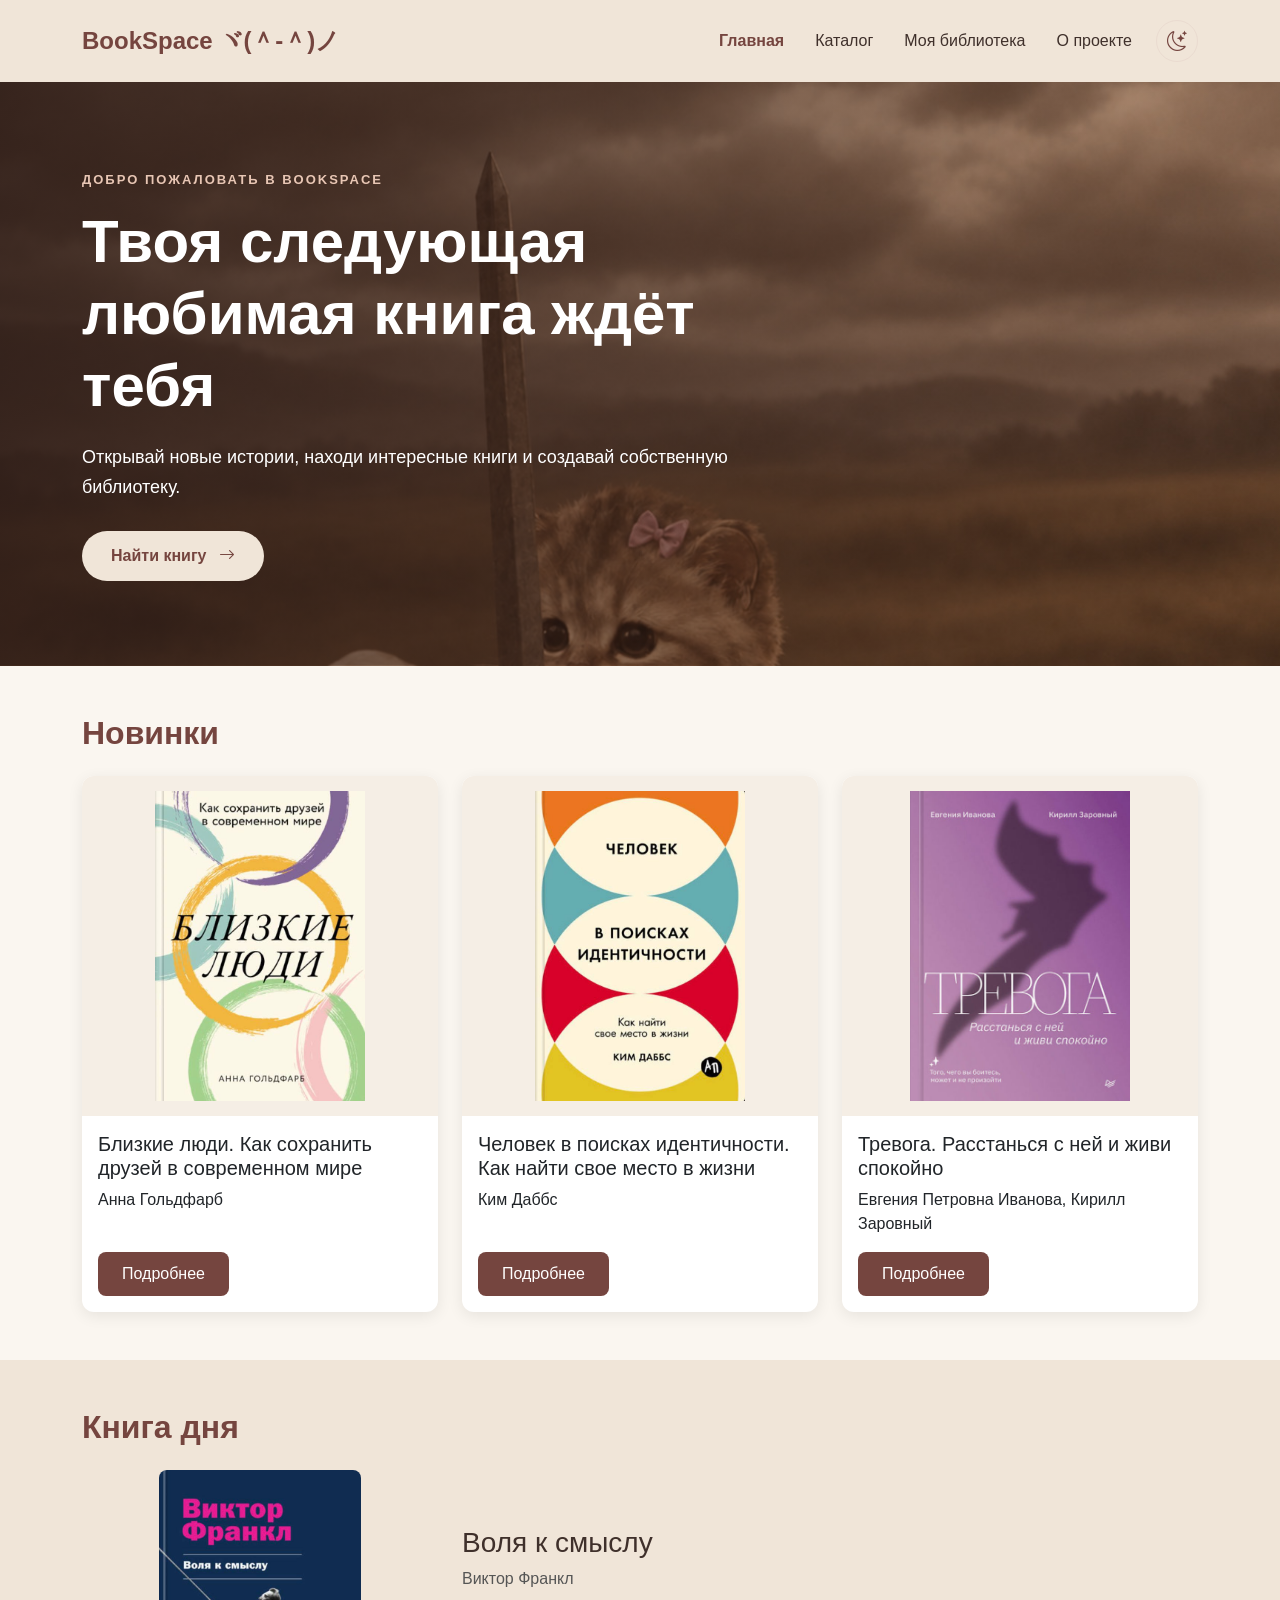
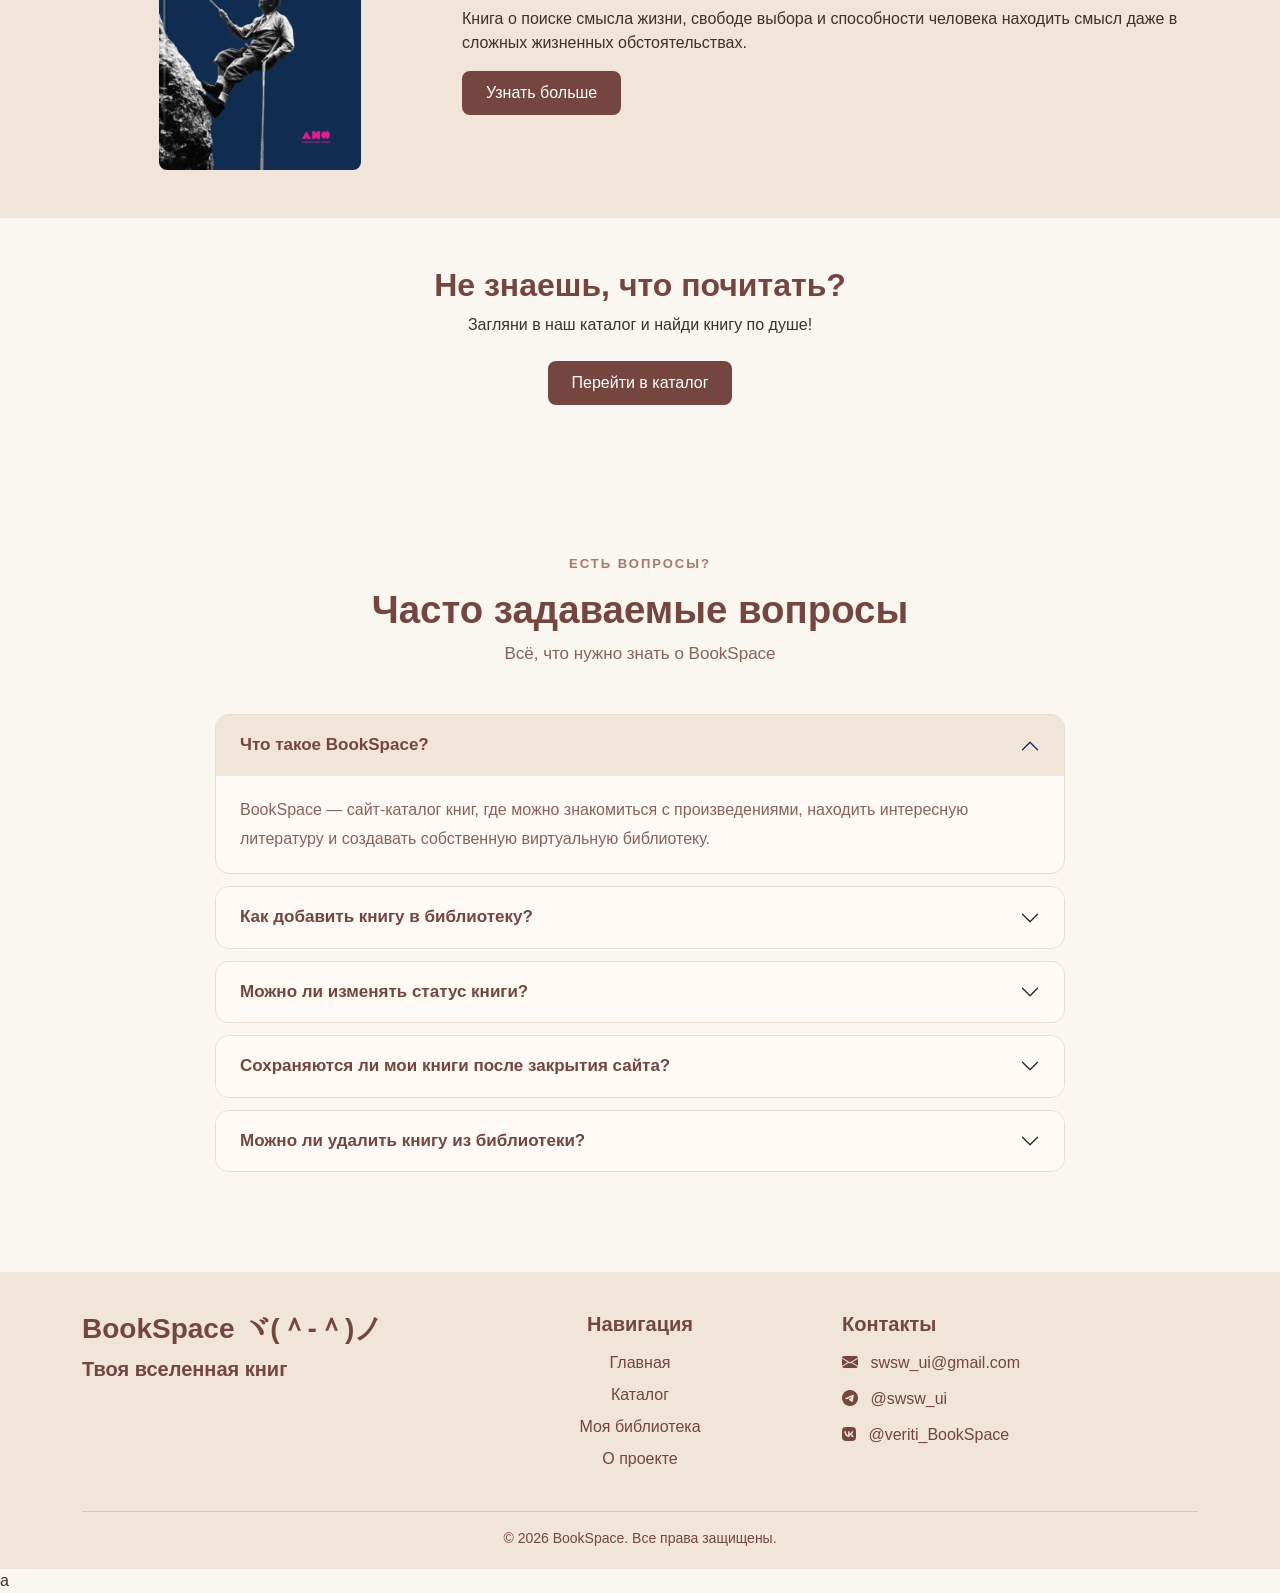
<file: index.html>
<!DOCTYPE html>
<html lang="ru">
<head>
    <meta charset="UTF-8">
    <meta name="viewport" content="width=device-width, initial-scale=1.0">
    <title>Главная — BookSpace</title>

    <!-- подключает стили Bootstrap: сетку, кнопки, карточки, навигационное меню, формы и другие компоненты -->
    <link
        href="https://cdn.jsdelivr.net/npm/bootstrap@5.3.3/dist/css/bootstrap.min.css"
        rel="stylesheet"
    >

    <link rel="stylesheet" href="https://cdn.jsdelivr.net/npm/bootstrap-icons@1.11.3/font/bootstrap-icons.min.css">


    <link rel="stylesheet" href="https://cdnjs.cloudflare.com/ajax/libs/font-awesome/6.7.2/css/all.min.css">


    <!-- подключаем собственные стили -->
    <link rel="stylesheet" href="css/custom.css">
</head>

<body>

    <!-- Навигация -->
    <nav class="navbar navbar-expand-lg navbar-light sticky-top">
        <div class="container">
            <a class="navbar-brand fw-bold" href="index.html">
                BookSpace ヾ(＾-＾)ノ
            </a>

            <button
                class="navbar-toggler"
                type="button"
                data-bs-toggle="collapse"
                data-bs-target="#mainNavbar"
                aria-controls="mainNavbar"
                aria-expanded="false"
                aria-label="Открыть меню"
            >
                <span class="navbar-toggler-icon"></span>
            </button>

            <div class="collapse navbar-collapse" id="mainNavbar">
                <ul class="navbar-nav ms-auto">
                    <li class="nav-item">
                        <a class="nav-link active"
                           aria-current="page"
                           href="index.html">
                            Главная
                        </a>
                    </li>

                    <li class="nav-item">
                        <a class="nav-link" href="catalog.html">
                            Каталог
                        </a>
                    </li>

                    <li class="nav-item">
                        <a class="nav-link" href="library.html">
                            Моя библиотека
                        </a>
                    </li>

                    <li class="nav-item">
                        <a class="nav-link" href="about.html">
                            О проекте
                        </a>
                    </li>
                </ul>

                <!-- Переключатель темы -->
                <button
                    type="button"
                    class="btn theme-toggle ms-lg-3"
                    id="themeToggle"
                    aria-label="Переключить тему"
                    title="Переключить тему"
                >
                    <i class="bi bi-moon-stars"></i>
                </button>

            </div>
        </div>
    </nav>


    <!-- Приветственный блок -->
    <header class="home-banner page-banner">
        <div class="container">
            <div class="page-banner-content">
                <span class="page-banner-label">
                    ДОБРО ПОЖАЛОВАТЬ В BOOKSPACE
                </span>

                <h1>
                    Твоя следующая любимая книга
                    ждёт тебя
                </h1>

                <p>
                    Открывай новые истории, находи
                    интересные книги и создавай
                    собственную библиотеку.
                </p>

                <a href="catalog.html" class="btn home-banner-btn">
                    Найти книгу
                    <i class="bi bi-arrow-right ms-2"></i>
                </a>
            </div>
        </div>
    </header>


    <main>

        <!-- Новинки -->
        <section class="py-5">
            <div class="container">

                <h2 class="section-title mb-4">
                    Новинки
                </h2>

                <div class="row g-4">

                    <div class="col-12 col-sm-6 col-lg-4">
                        <div class="card book-card h-100">
                            <img
                                src="images/blizkie_ludi.jpg"
                                class="card-img-top"
                                alt="Близкие люди. Как сохранить друзей в современном мире"
                            >

                            <div class="card-body">
                                <h3 class="card-title h5">
                                    Близкие люди. Как сохранить друзей в современном мире
                                </h3>

                                <p class="card-text">
                                    Анна Гольдфарб
                                </p>

                                <!--
                                <p class="book-rating">
                                    ★★★★★
                                </p>
                                -->

                                <a href="book.html?id=blizkie_ludi" class="btn btn-book">
                                    Подробнее
                                </a>
                            </div>
                        </div>
                    </div>

                    <div class="col-12 col-sm-6 col-lg-4">
                        <div class="card book-card h-100">
                            <img
                                src="images/chelovek_v_poiskah_identichnosti.jpg"
                                class="card-img-top"
                                alt="Человек в поисках идентичности. Как найти свое место в жизни"
                            >

                            <div class="card-body">
                                <h3 class="card-title h5">
                                    Человек в поисках идентичности. Как найти свое место в жизни
                                </h3>

                                <p class="card-text">
                                    Ким Даббс
                                </p>

                                <!--
                                <p class="book-rating">
                                    ★★★★★
                                </p>
                                -->

                                <a href="book.html?id=chelovek_v_poiskah_identichnosti" class="btn btn-book">
                                    Подробнее
                                </a>
                            </div>
                        </div>
                    </div>

                    <div class="col-12 col-sm-6 col-lg-4">
                        <div class="card book-card h-100">
                            <img
                                src="images/trevoga.jpg"
                                class="card-img-top"
                                alt="Тревога. Расстанься с ней и живи спокойно"
                            >

                            <div class="card-body">
                                <h3 class="card-title h5">
                                    Тревога. Расстанься с ней и живи спокойно
                                </h3>

                                <p class="card-text">
                                    Евгения Петровна Иванова, Кирилл Заровный
                                </p>

                                <!--
                                <p class="book-rating">
                                    ★★★★☆
                                </p>
                                -->

                                <a href="book.html?id=trevoga" class="btn btn-book">
                                    Подробнее
                                </a>
                            </div>
                        </div>
                    </div>

                </div>
            </div>
        </section>

        
        <!-- Книга дня -->
        <section class="py-5 book-of-day">
            <div class="container">

                <h2 class="section-title mb-4">
                    Книга дня
                </h2>

                <div class="row align-items-center g-4">

                    <div class="col-12 col-md-4 text-center">
                        <img
                            src="images/volya_k_smslu.jpg"
                            class="img-fluid day-cover rounded-3"
                            alt="Воля к смыслу"
                        >
                    </div>

                    <div class="col-12 col-md-8">
                        <h3>Воля к смыслу</h3>

                        <p class="text-muted">
                            Виктор Франкл
                        </p>

                        <p>
                            Книга о поиске смысла жизни,
                            свободе выбора и способности
                            человека находить смысл даже
                            в сложных жизненных обстоятельствах.
                        </p>

                        <a
                            href="book.html?id=volya_k_smslu"
                            class="btn btn-book"
                        >
                            Узнать больше
                        </a>
                    </div>

                </div>
            </div>
        </section>


        <!-- Переход в каталог -->
        <section class="py-5 text-center">
            <div class="container">
                <h2 class="section-title">
                    Не знаешь, что почитать?
                </h2>

                <p class="mb-4">
                    Загляни в наш каталог и найди
                    книгу по душе!
                </p>

                <a href="catalog.html" class="btn btn-book">
                    Перейти в каталог
                </a>
            </div>
        </section>

    </main>

    <!-- Часто задаваемые вопросы -->
    <section class="faq-section py-5" id="faq">
        <div class="container">

            <div class="text-center mb-5">
                <span class="faq-label">ЕСТЬ ВОПРОСЫ?</span>
                <h2 class="faq-title">Часто задаваемые вопросы</h2>
                <p class="faq-subtitle">
                    Всё, что нужно знать о BookSpace
                </p>
            </div>

            <div class="accordion faq-accordion" id="faqAccordion">

                <div class="accordion-item">
                    <h3 class="accordion-header">
                        <button class="accordion-button"
                                type="button"
                                data-bs-toggle="collapse"
                                data-bs-target="#faqOne"
                                aria-expanded="true"
                                aria-controls="faqOne">
                            Что такое BookSpace?
                        </button>
                    </h3>
                    <div id="faqOne"
                        class="accordion-collapse collapse show"
                        data-bs-parent="#faqAccordion">
                        <div class="accordion-body">
                            BookSpace — сайт-каталог книг, где можно
                            знакомиться с произведениями, находить
                            интересную литературу и создавать
                            собственную виртуальную библиотеку.
                        </div>
                    </div>
                </div>

                <div class="accordion-item">
                    <h3 class="accordion-header">
                        <button class="accordion-button collapsed"
                                type="button"
                                data-bs-toggle="collapse"
                                data-bs-target="#faqTwo"
                                aria-expanded="false"
                                aria-controls="faqTwo">
                            Как добавить книгу в библиотеку?
                        </button>
                    </h3>
                    <div id="faqTwo"
                        class="accordion-collapse collapse"
                        data-bs-parent="#faqAccordion">
                        <div class="accordion-body">
                            Открой каталог, выбери книгу и нажми
                            «Подробнее». На странице книги выбери
                            статус чтения и нажми
                            «Добавить в библиотеку».
                        </div>
                    </div>
                </div>

                <div class="accordion-item">
                    <h3 class="accordion-header">
                        <button class="accordion-button collapsed"
                                type="button"
                                data-bs-toggle="collapse"
                                data-bs-target="#faqThree"
                                aria-expanded="false"
                                aria-controls="faqThree">
                            Можно ли изменять статус книги?
                        </button>
                    </h3>
                    <div id="faqThree"
                        class="accordion-collapse collapse"
                        data-bs-parent="#faqAccordion">
                        <div class="accordion-body">
                            Да! В личной библиотеке можно выбрать
                            один из трёх статусов:
                            «Хочу прочитать», «Читаю» или
                            «Прочитано».
                        </div>
                    </div>
                </div>

                <div class="accordion-item">
                    <h3 class="accordion-header">
                        <button class="accordion-button collapsed"
                                type="button"
                                data-bs-toggle="collapse"
                                data-bs-target="#faqFour"
                                aria-expanded="false"
                                aria-controls="faqFour">
                            Сохраняются ли мои книги после закрытия сайта?
                        </button>
                    </h3>
                    <div id="faqFour"
                        class="accordion-collapse collapse"
                        data-bs-parent="#faqAccordion">
                        <div class="accordion-body">
                            Да, книги сохраняются в localStorage
                            браузера. Они останутся в библиотеке
                            после закрытия сайта, если данные
                            браузера не будут удалены.
                            На другом устройстве библиотека
                            автоматически не появится.
                        </div>
                    </div>
                </div>

                <div class="accordion-item">
                    <h3 class="accordion-header">
                        <button class="accordion-button collapsed"
                                type="button"
                                data-bs-toggle="collapse"
                                data-bs-target="#faqFive"
                                aria-expanded="false"
                                aria-controls="faqFive">
                            Можно ли удалить книгу из библиотеки?
                        </button>
                    </h3>
                    <div id="faqFive"
                        class="accordion-collapse collapse"
                        data-bs-parent="#faqAccordion">
                        <div class="accordion-body">
                            Да, ты можешь в любой момент удалить книгу из своей коллекции.
                            Для этого перейди в раздел «Моя библиотека» и нажми кнопку
                            «Удалить» на карточке нужной книги. После удаления книга
                            исчезнет из библиотеки, но останется доступной в каталоге,
                            поэтому при желании ты сможешь добавить её снова.
                        </div>
                    </div>
                </div>

            </div>
        </div>
    </section>


    <footer class="site-footer">
        <div class="container">
            <div class="row g-4 footer-main">

                <div class="col-12 col-md-4 footer-brand">
                    <h2 class="footer-heading">BookSpace ヾ(＾-＾)ノ</h2>
                    <p class="footer-description">Твоя вселенная книг</p>
                </div>

                <div class="col-12 col-md-4 footer-navigation">
                    <h2 class="footer-heading">Навигация</h2>

                    <ul class="list-unstyled">
                        <li><a href="index.html">Главная</a></li>
                        <li><a href="catalog.html">Каталог</a></li>
                        <li><a href="library.html">Моя библиотека</a></li>
                        <li><a href="about.html">О проекте</a></li>
                    </ul>
                </div>

                <div class="col-12 col-md-4 footer-contacts">
                    <h2 class="footer-heading">Контакты</h2>

                    <p>
                        <i class="bi bi-envelope-fill me-2" aria-hidden="true"></i>
                        <a href="mailto:swsw_ui@gmail.com">
                            swsw_ui@gmail.com
                        </a>
                    </p>

                    <p>
                        <i class="bi bi-telegram me-2" aria-hidden="true"></i>
                        <a href="https://t.me/swsw_ui"
                        target="_blank"
                        rel="noopener noreferrer">
                            @swsw_ui
                        </a>
                    </p>


                    <p>
                        <i class="fa-brands fa-vk me-2" aria-hidden="true"></i>
                        <a href="https://vk.com/ТВОЙ_ID"
                        target="_blank"
                        rel="noopener noreferrer">
                            @veriti_BookSpace
                        </a>
                    </p>

                </div>

            </div>

            <div class="footer-bottom">
                <p class="mb-0">© 2026 BookSpace. Все права защищены.</p>
            </div>
        </div>
    </footer>



    <!-- Кнопка наверх -->
    <button
        id="backToTop"
        class="back-to-top"
        type="button"
        aria-label="Вернуться наверх"
        title="Наверх"
    >
        ᐱ
    </button>


    <!-- подключает JavaScript Bootstrap, необходимый для интерактивных компонентов, например раскрывающегося меню и аккордеона FAQ -->a
    <script
        src="https://cdn.jsdelivr.net/npm/bootstrap@5.3.3/dist/js/bootstrap.bundle.min.js"
    ></script>

    <script src="js/common.js"></script>

</body>
</html>
</file>
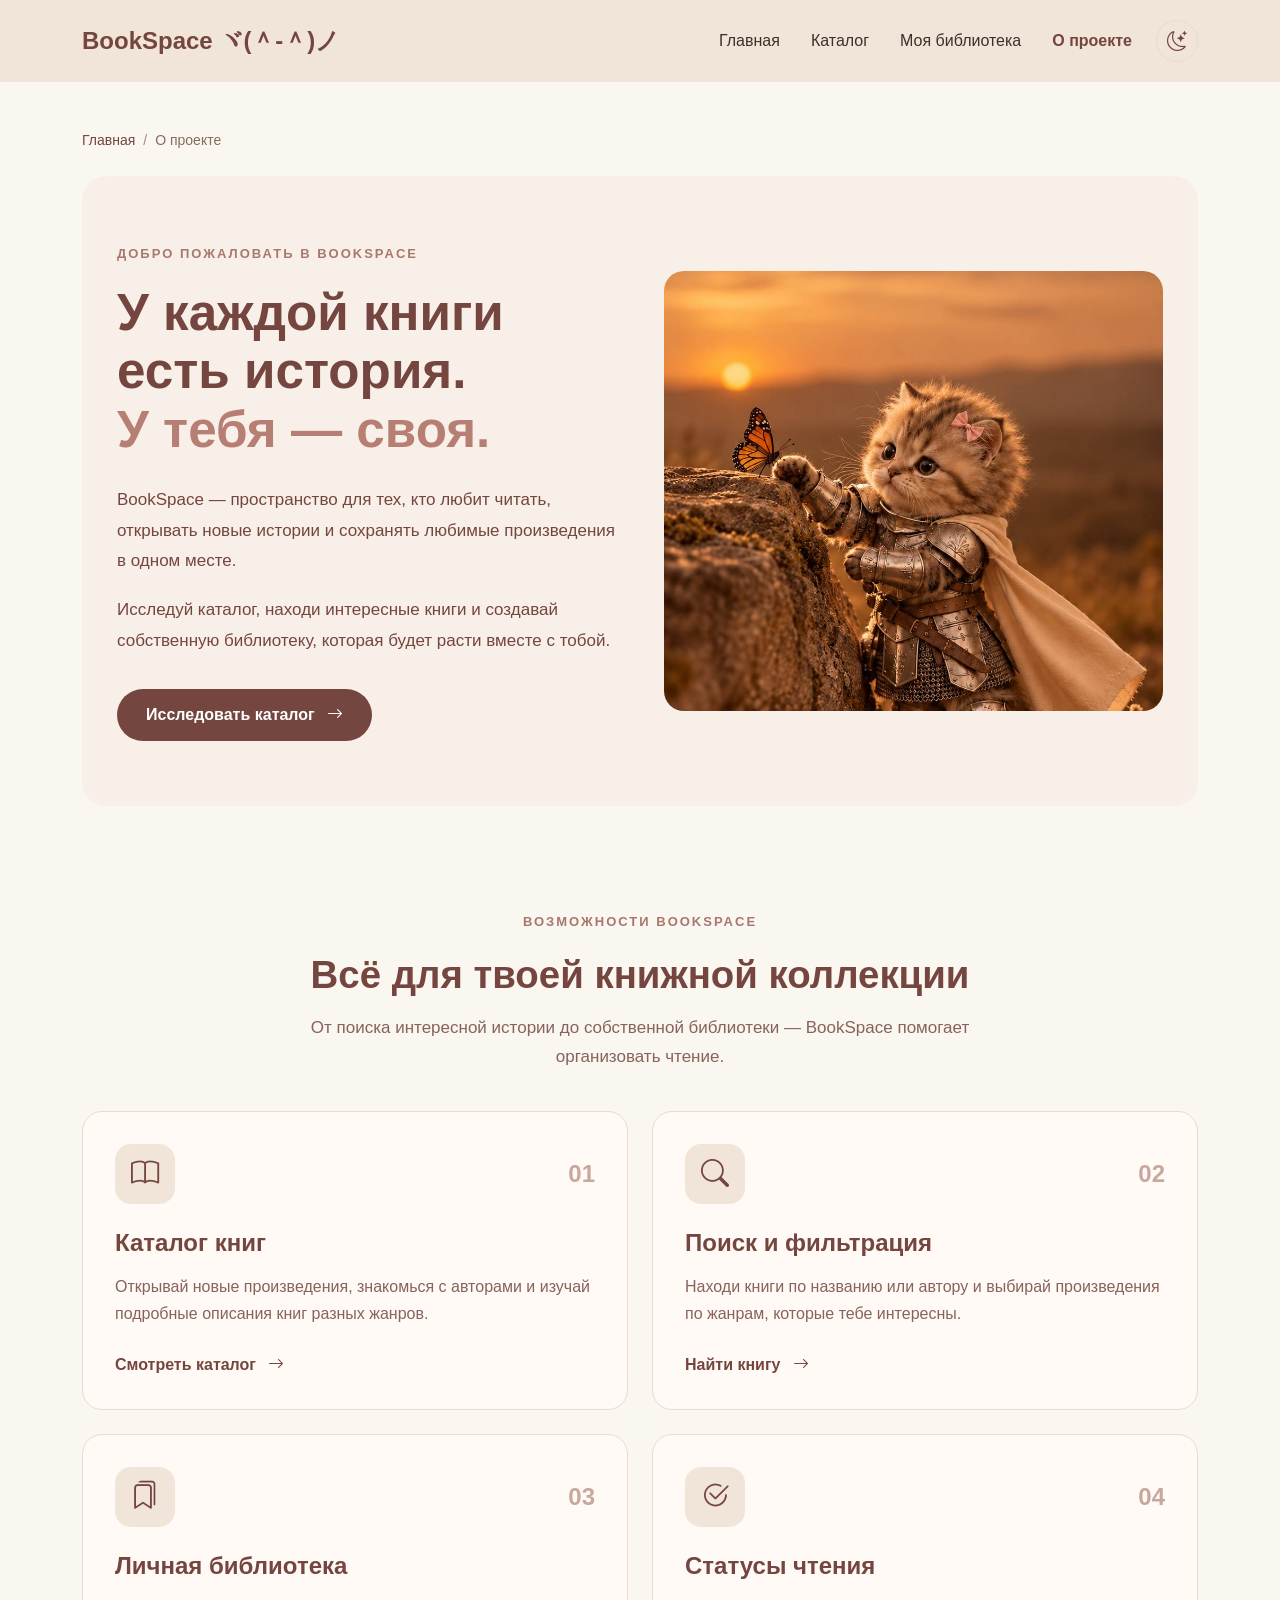
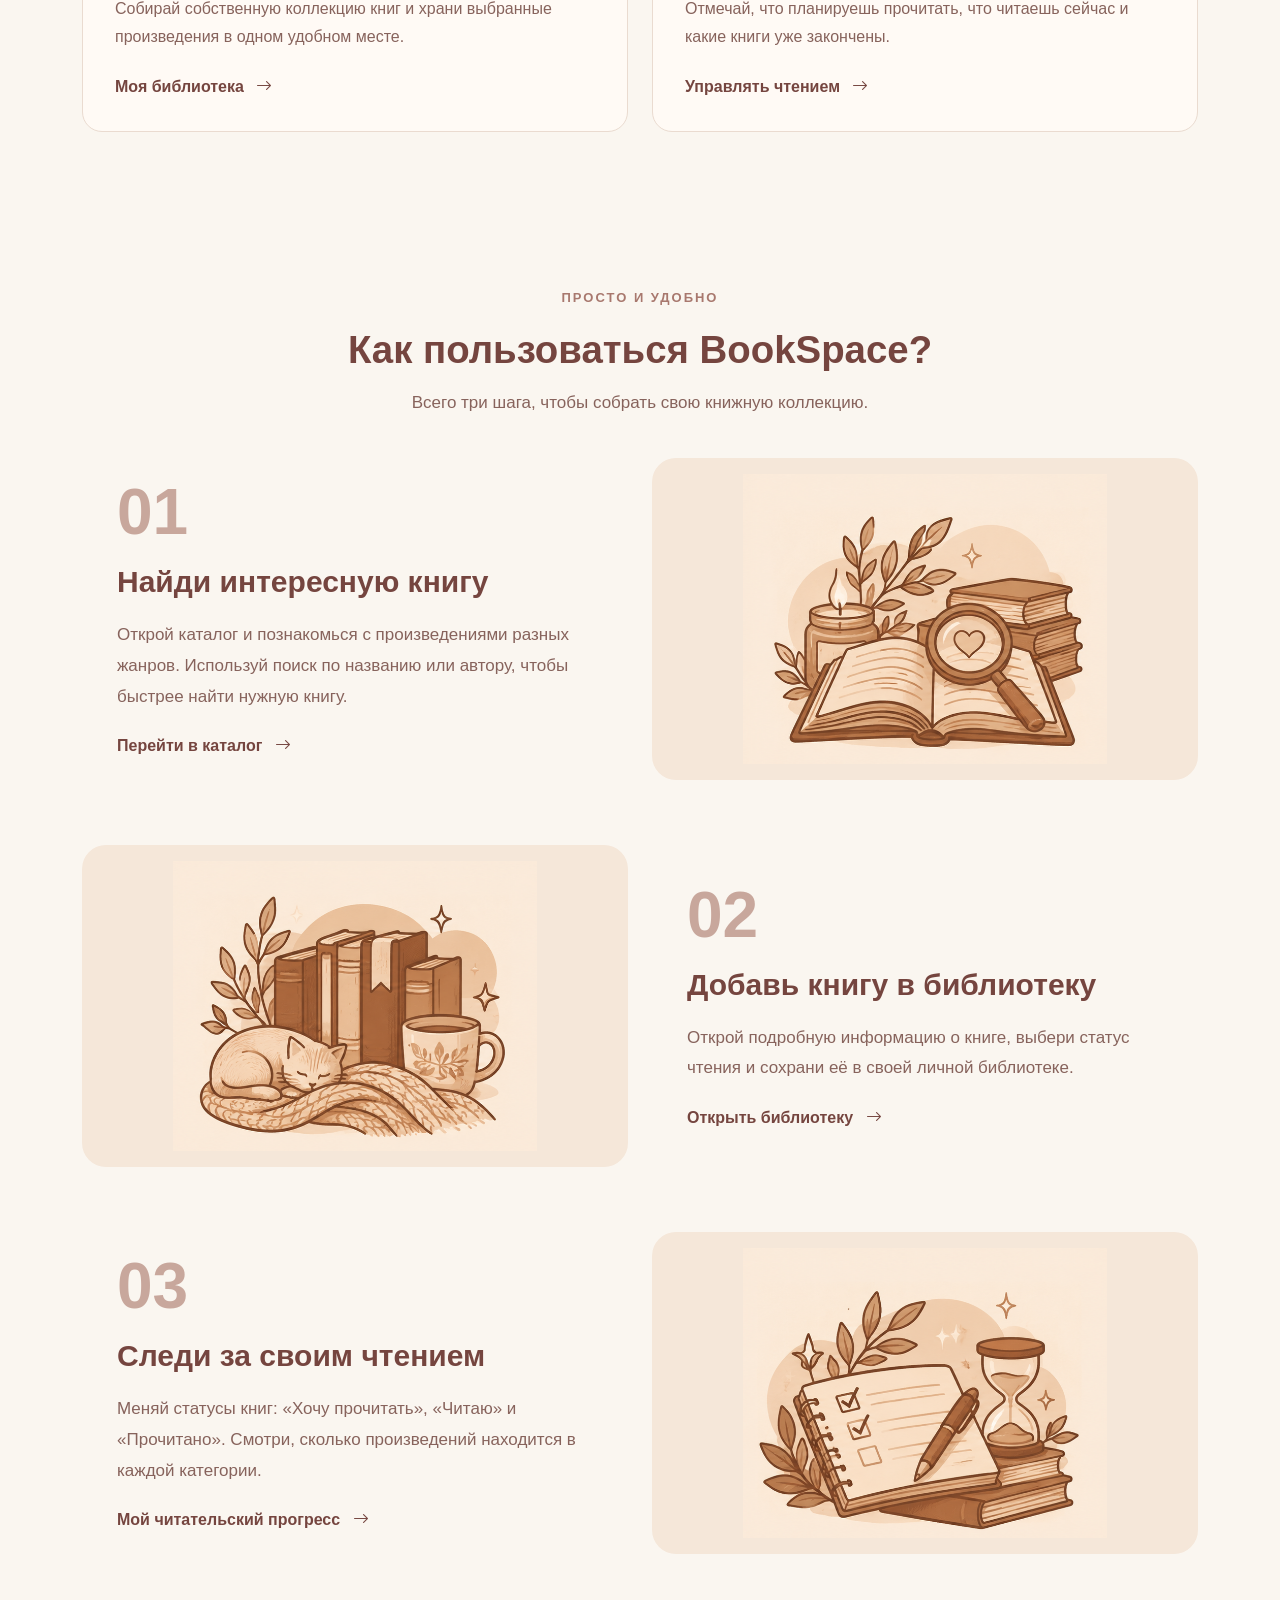
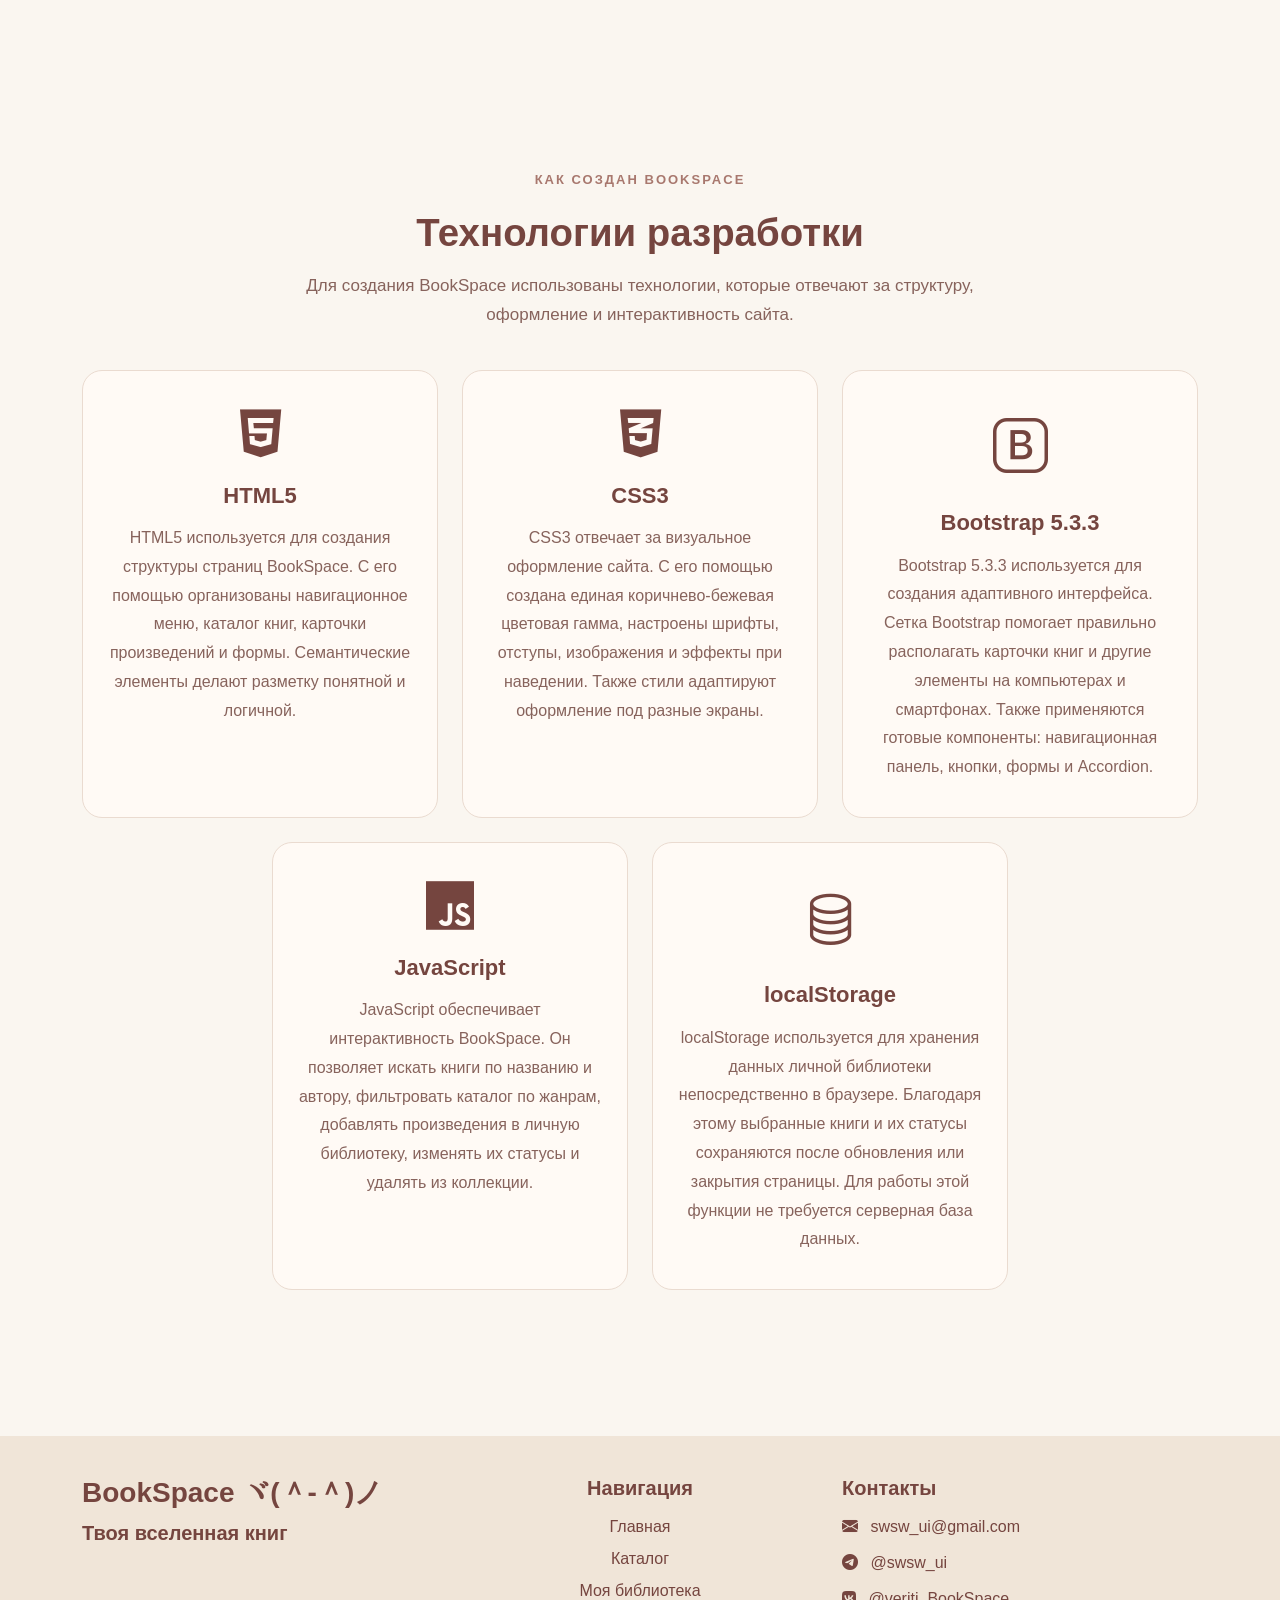
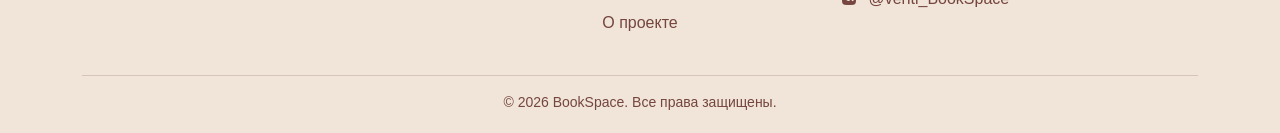
<file: about.html>
<!DOCTYPE html>
<html lang="ru">

<head>
    <meta charset="UTF-8">
    <meta name="viewport" content="width=device-width, initial-scale=1.0">

    <title>О проекте — BookSpace</title>

    <link
        href="https://cdn.jsdelivr.net/npm/bootstrap@5.3.3/dist/css/bootstrap.min.css"
        rel="stylesheet"
    >

    <link rel="stylesheet" href="https://cdn.jsdelivr.net/npm/bootstrap-icons@1.11.3/font/bootstrap-icons.min.css">

    <link rel="stylesheet" href="https://cdnjs.cloudflare.com/ajax/libs/font-awesome/6.7.2/css/all.min.css">

    <link rel="stylesheet" href="css/custom.css">
</head>

<body>

    <!-- Навигационное меню -->
    <nav class="navbar navbar-expand-lg navbar-light sticky-top">
        <div class="container">

            <a class="navbar-brand fw-bold" href="index.html">
                BookSpace ヾ(＾-＾)ノ
            </a>

            <button
                class="navbar-toggler"
                type="button"
                data-bs-toggle="collapse"
                data-bs-target="#navbarNav"
                aria-controls="navbarNav"
                aria-expanded="false"
                aria-label="Открыть меню"
            >
                <span class="navbar-toggler-icon"></span>
            </button>

            <div class="collapse navbar-collapse" id="navbarNav">
                <ul class="navbar-nav ms-auto">

                    <li class="nav-item">
                        <a class="nav-link" href="index.html">
                            Главная
                        </a>
                    </li>

                    <li class="nav-item">
                        <a class="nav-link" href="catalog.html">
                            Каталог
                        </a>
                    </li>

                    <li class="nav-item">
                        <a class="nav-link" href="library.html">
                            Моя библиотека
                        </a>
                    </li>

                    <li class="nav-item">
                        <a class="nav-link active"
                           aria-current="page"
                           href="about.html">
                            О проекте
                        </a>
                    </li>
                </ul>

                <!-- Переключатель темы -->
                <button
                    type="button"
                    class="btn theme-toggle ms-lg-3"
                    id="themeToggle"
                    aria-label="Переключить тему"
                    title="Переключить тему"
                >
                    <i class="bi bi-moon-stars"></i>
                </button>

            </div>
        </div>
    </nav>

    <!-- Основное содержимое -->
    <main class="container py-5">

        <nav aria-label="Хлебные крошки">
            <ol class="breadcrumb">
                <li class="breadcrumb-item">
                    <a href="index.html">Главная</a>
                </li>
                <li class="breadcrumb-item active" aria-current="page">
                    О проекте
                </li>
            </ol>
        </nav>


        <!-- Приветственный блок -->
        <section class="about-hero mb-5">
            <div class="row align-items-center g-5">

                <div class="col-12 col-lg-6">
                    <span class="about-label">
                        ДОБРО ПОЖАЛОВАТЬ В BOOKSPACE
                    </span>

                    <h1 class="about-title">
                        У каждой книги есть история.
                        <span>У тебя — своя.</span>
                    </h1>

                    <p class="about-intro">
                        BookSpace — пространство для тех, кто любит
                        читать, открывать новые истории и сохранять
                        любимые произведения в одном месте.
                    </p>

                    <p class="about-intro">
                        Исследуй каталог, находи интересные книги
                        и создавай собственную библиотеку,
                        которая будет расти вместе с тобой.
                    </p>

                    <a href="catalog.html" class="btn about-hero-btn">
                        Исследовать каталог
                        <i class="bi bi-arrow-right ms-2"
                        aria-hidden="true"></i>
                    </a>
                </div>

                <div class="col-12 col-lg-6">
                    <div class="about-hero-image">
                        <img
                            src="images/about-hero.jpg"
                            alt="Уютное пространство для чтения книг"
                            class="img-fluid"
                        >
                    </div>
                </div>

            </div>
        </section>



        <!-- Возможности сайта -->
        <section class="about-features mb-5">

            <div class="about-section-heading">
                <span class="about-label">ВОЗМОЖНОСТИ BOOKSPACE</span>
                <h2>Всё для твоей книжной коллекции</h2>
                <p>
                    От поиска интересной истории до собственной библиотеки —
                    BookSpace помогает организовать чтение.
                </p>
            </div>

            <div class="row g-4">

                <div class="col-12 col-md-6">
                    <div class="card about-feature-card h-100">
                        <div class="card-body">
                            <div class="about-feature-top">
                                <span class="about-feature-icon">
                                    <i class="bi bi-book" aria-hidden="true"></i>
                                </span>
                                <span class="about-feature-number">01</span>
                            </div>

                            <h3 class="h4">Каталог книг</h3>
                            <p>
                                Открывай новые произведения, знакомься
                                с авторами и изучай подробные описания
                                книг разных жанров.
                            </p>

                            <a href="catalog.html" class="about-feature-link">
                                Смотреть каталог
                                <i class="bi bi-arrow-right" aria-hidden="true"></i>
                            </a>
                        </div>
                    </div>
                </div>

                <div class="col-12 col-md-6">
                    <div class="card about-feature-card h-100">
                        <div class="card-body">
                            <div class="about-feature-top">
                                <span class="about-feature-icon">
                                    <i class="bi bi-search" aria-hidden="true"></i>
                                </span>
                                <span class="about-feature-number">02</span>
                            </div>

                            <h3 class="h4">Поиск и фильтрация</h3>
                            <p>
                                Находи книги по названию или автору
                                и выбирай произведения по жанрам,
                                которые тебе интересны.
                            </p>

                            <a href="catalog.html" class="about-feature-link">
                                Найти книгу
                                <i class="bi bi-arrow-right" aria-hidden="true"></i>
                            </a>
                        </div>
                    </div>
                </div>

                <div class="col-12 col-md-6">
                    <div class="card about-feature-card h-100">
                        <div class="card-body">
                            <div class="about-feature-top">
                                <span class="about-feature-icon">
                                    <i class="bi bi-bookmarks" aria-hidden="true"></i>
                                </span>
                                <span class="about-feature-number">03</span>
                            </div>

                            <h3 class="h4">Личная библиотека</h3>
                            <p>
                                Собирай собственную коллекцию книг
                                и храни выбранные произведения
                                в одном удобном месте.
                            </p>

                            <a href="library.html" class="about-feature-link">
                                Моя библиотека
                                <i class="bi bi-arrow-right" aria-hidden="true"></i>
                            </a>
                        </div>
                    </div>
                </div>

                <div class="col-12 col-md-6">
                    <div class="card about-feature-card h-100">
                        <div class="card-body">
                            <div class="about-feature-top">
                                <span class="about-feature-icon">
                                    <i class="bi bi-check2-circle" aria-hidden="true"></i>
                                </span>
                                <span class="about-feature-number">04</span>
                            </div>

                            <h3 class="h4">Статусы чтения</h3>
                            <p>
                                Отмечай, что планируешь прочитать,
                                что читаешь сейчас и какие книги
                                уже закончены.
                            </p>

                            <a href="library.html" class="about-feature-link">
                                Управлять чтением
                                <i class="bi bi-arrow-right" aria-hidden="true"></i>
                            </a>
                        </div>
                    </div>
                </div>

            </div>
        </section>



        <!-- Как пользоваться BookSpace -->
        <section class="about-steps mb-5">

            <div class="about-section-heading">
                <span class="about-label">ПРОСТО И УДОБНО</span>
                <h2>Как пользоваться BookSpace?</h2>
                <p>
                    Всего три шага, чтобы собрать свою
                    книжную коллекцию.
                </p>
            </div>

            <!-- Шаг 1 -->
            <div class="row align-items-center g-4 about-step">

                <div class="col-12 col-md-6">
                    <div class="about-step-content">
                        <span class="about-step-number">01</span>
                        <h3>Найди интересную книгу</h3>
                        <p>
                            Открой каталог и познакомься с произведениями
                            разных жанров. Используй поиск по названию
                            или автору, чтобы быстрее найти нужную книгу.
                        </p>
                        <a href="catalog.html" class="about-feature-link">
                            Перейти в каталог
                            <i class="bi bi-arrow-right" aria-hidden="true"></i>
                        </a>
                    </div>
                </div>

                <div class="col-12 col-md-6">
                    <div class="about-step-visual">
                        <img
                            src="images/step-search.png"
                            class="about-step-image"
                            alt="Поиск новых книг"
                        >
                    </div>
                </div>

            </div>

            <!-- Шаг 2 -->
            <div class="row align-items-center g-4 about-step">

                <div class="col-12 col-md-6 order-md-2">
                    <div class="about-step-content">
                        <span class="about-step-number">02</span>
                        <h3>Добавь книгу в библиотеку</h3>
                        <p>
                            Открой подробную информацию о книге,
                            выбери статус чтения и сохрани её
                            в своей личной библиотеке.
                        </p>
                        <a href="library.html" class="about-feature-link">
                            Открыть библиотеку
                            <i class="bi bi-arrow-right" aria-hidden="true"></i>
                        </a>
                    </div>
                </div>

                <div class="col-12 col-md-6 order-md-1">
                    <div class="about-step-visual about-step-visual-alt">
                        <img
                            src="images/step-library.png"
                            class="about-step-image"
                            alt="Личная книжная коллекция"
                        >
                    </div>
                </div>

            </div>

            <!-- Шаг 3 -->
            <div class="row align-items-center g-4 about-step">

                <div class="col-12 col-md-6">
                    <div class="about-step-content">
                        <span class="about-step-number">03</span>
                        <h3>Следи за своим чтением</h3>
                        <p>
                            Меняй статусы книг: «Хочу прочитать»,
                            «Читаю» и «Прочитано». Смотри,
                            сколько произведений находится
                            в каждой категории.
                        </p>
                        <a href="library.html" class="about-feature-link">
                            Мой читательский прогресс
                            <i class="bi bi-arrow-right" aria-hidden="true"></i>
                        </a>
                    </div>
                </div>

                <div class="col-12 col-md-6">
                    <div class="about-step-visual">
                        <img
                            src="images/step-progress.png"
                            class="about-step-image"
                            alt="Отслеживание прогресса чтения"
                        >
                    </div>
                </div>

            </div>

        </section>





        <!-- Технологии разработки -->
        <section class="about-technologies mb-5">

            <div class="about-section-heading">
                <span class="about-label">КАК СОЗДАН BOOKSPACE</span>
                <h2>Технологии разработки</h2>
                <p>
                    Для создания BookSpace использованы технологии,
                    которые отвечают за структуру, оформление
                    и интерактивность сайта.
                </p>
            </div>

            <div class="row g-4 justify-content-center">

                <div class="col-12 col-md-6 col-lg-4">
                    <div class="about-tech-card h-100">
                        <i class="fa-brands fa-html5 about-tech-icon"></i>
                        <h3>HTML5</h3>
                        <p>
                                HTML5 используется для создания структуры страниц
                                BookSpace. С его помощью организованы навигационное
                                меню, каталог книг, карточки произведений и формы.
                                Семантические элементы делают разметку понятной
                                и логичной.
                        </p>
                    </div>
                </div>

                <div class="col-12 col-md-6 col-lg-4">
                    <div class="about-tech-card h-100">
                        <i class="fa-brands fa-css3-alt about-tech-icon"></i>
                        <h3>CSS3</h3>
                        <p>
                                CSS3 отвечает за визуальное оформление сайта.
                                С его помощью создана единая коричнево-бежевая
                                цветовая гамма, настроены шрифты, отступы,
                                изображения и эффекты при наведении.
                                Также стили адаптируют оформление под разные экраны.
                        </p>
                    </div>
                </div>

                <div class="col-12 col-md-6 col-lg-4">
                    <div class="about-tech-card h-100">
                        <i class="bi bi-bootstrap about-tech-icon"></i>
                        <h3>Bootstrap 5.3.3</h3>
                        <p>
                                Bootstrap 5.3.3 используется для создания
                                адаптивного интерфейса. Сетка Bootstrap помогает
                                правильно располагать карточки книг и другие
                                элементы на компьютерах и смартфонах.
                                Также применяются готовые компоненты:
                                навигационная панель, кнопки, формы и Accordion.
                        </p>
                    </div>
                </div>

                <div class="col-12 col-md-6 col-lg-4">
                    <div class="about-tech-card h-100">
                        <i class="fa-brands fa-js about-tech-icon"></i>
                        <h3>JavaScript</h3>
                        <p>
                                JavaScript обеспечивает интерактивность BookSpace.
                                Он позволяет искать книги по названию и автору,
                                фильтровать каталог по жанрам, добавлять
                                произведения в личную библиотеку, изменять
                                их статусы и удалять из коллекции.
                        </p>
                    </div>
                </div>

                <div class="col-12 col-md-6 col-lg-4">
                    <div class="about-tech-card h-100">
                        <i class="bi bi-database about-tech-icon"></i>
                        <h3>localStorage</h3>
                        <p>
                                localStorage используется для хранения данных
                                личной библиотеки непосредственно в браузере.
                                Благодаря этому выбранные книги и их статусы
                                сохраняются после обновления или закрытия страницы.
                                Для работы этой функции не требуется серверная база данных.
                        </p>
                    </div>
                </div>

            </div>
        </section>


    </main>

    <footer class="site-footer">
        <div class="container">
            <div class="row g-4 footer-main">

                <div class="col-12 col-md-4 footer-brand">
                    <h2 class="footer-heading">BookSpace ヾ(＾-＾)ノ</h2>
                    <p class="footer-description">Твоя вселенная книг</p>
                </div>

                <div class="col-12 col-md-4 footer-navigation">
                    <h2 class="footer-heading">Навигация</h2>

                    <ul class="list-unstyled">
                        <li><a href="index.html">Главная</a></li>
                        <li><a href="catalog.html">Каталог</a></li>
                        <li><a href="library.html">Моя библиотека</a></li>
                        <li><a href="about.html">О проекте</a></li>
                    </ul>
                </div>

                <div class="col-12 col-md-4 footer-contacts">
                    <h2 class="footer-heading">Контакты</h2>

                    <p>
                        <i class="bi bi-envelope-fill me-2" aria-hidden="true"></i>
                        <a href="mailto:swsw_ui@gmail.com">
                            swsw_ui@gmail.com
                        </a>
                    </p>

                    <p>
                        <i class="bi bi-telegram me-2" aria-hidden="true"></i>
                        <a href="https://t.me/swsw_ui"
                        target="_blank"
                        rel="noopener noreferrer">
                            @swsw_ui
                        </a>
                    </p>
                    <p>
                        <i class="fa-brands fa-vk me-2" aria-hidden="true"></i>
                        <a href="https://vk.com/ТВОЙ_ID"
                        target="_blank"
                        rel="noopener noreferrer">
                            @veriti_BookSpace
                        </a>
                    </p>
                </div>

            </div>

            <div class="footer-bottom">
                <p class="mb-0">© 2026 BookSpace. Все права защищены.</p>
            </div>
        </div>
    </footer>

    <!-- Кнопка наверх -->
    <button
        id="backToTop"
        class="back-to-top"
        type="button"
        aria-label="Вернуться наверх"
        title="Наверх"
    >
        ᐱ
    </button>

    <script
        src="https://cdn.jsdelivr.net/npm/bootstrap@5.3.3/dist/js/bootstrap.bundle.min.js"
    ></script>

    <script src="js/common.js"></script>

</body>
</html>
</file>
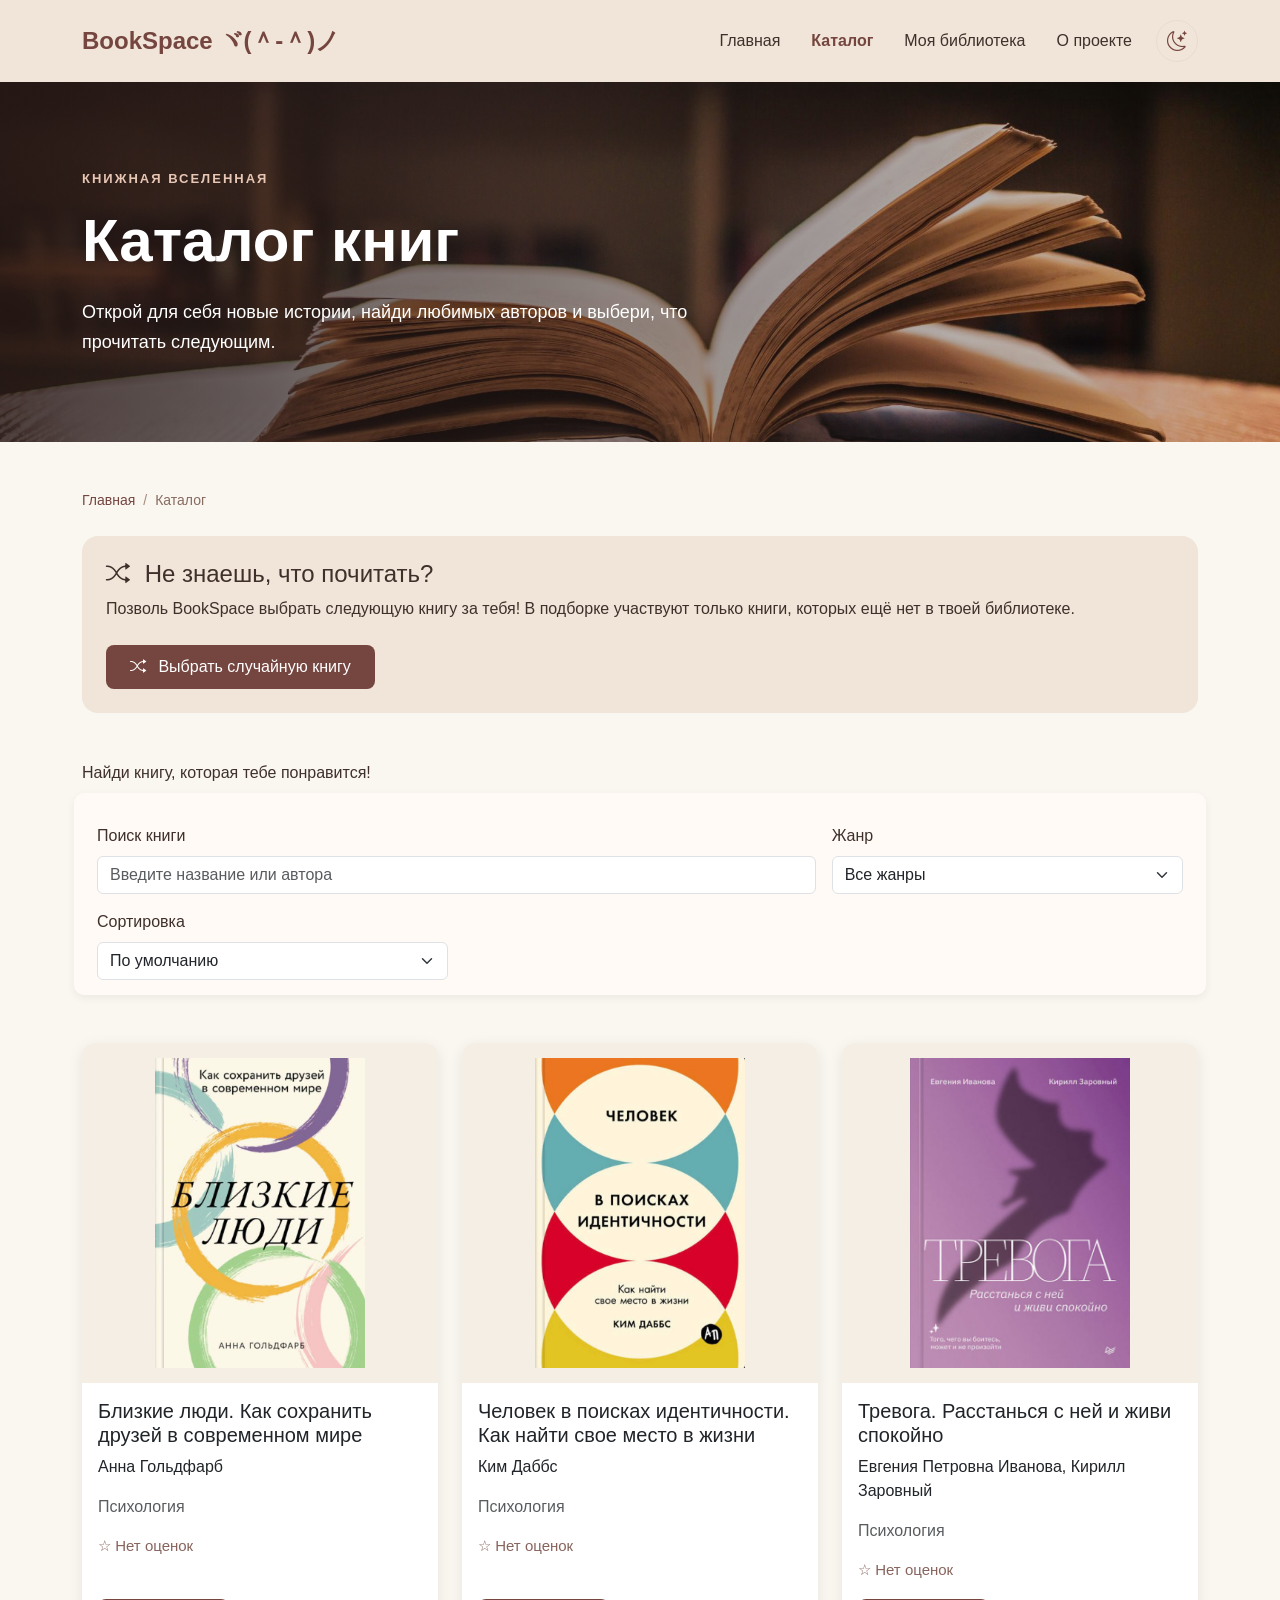
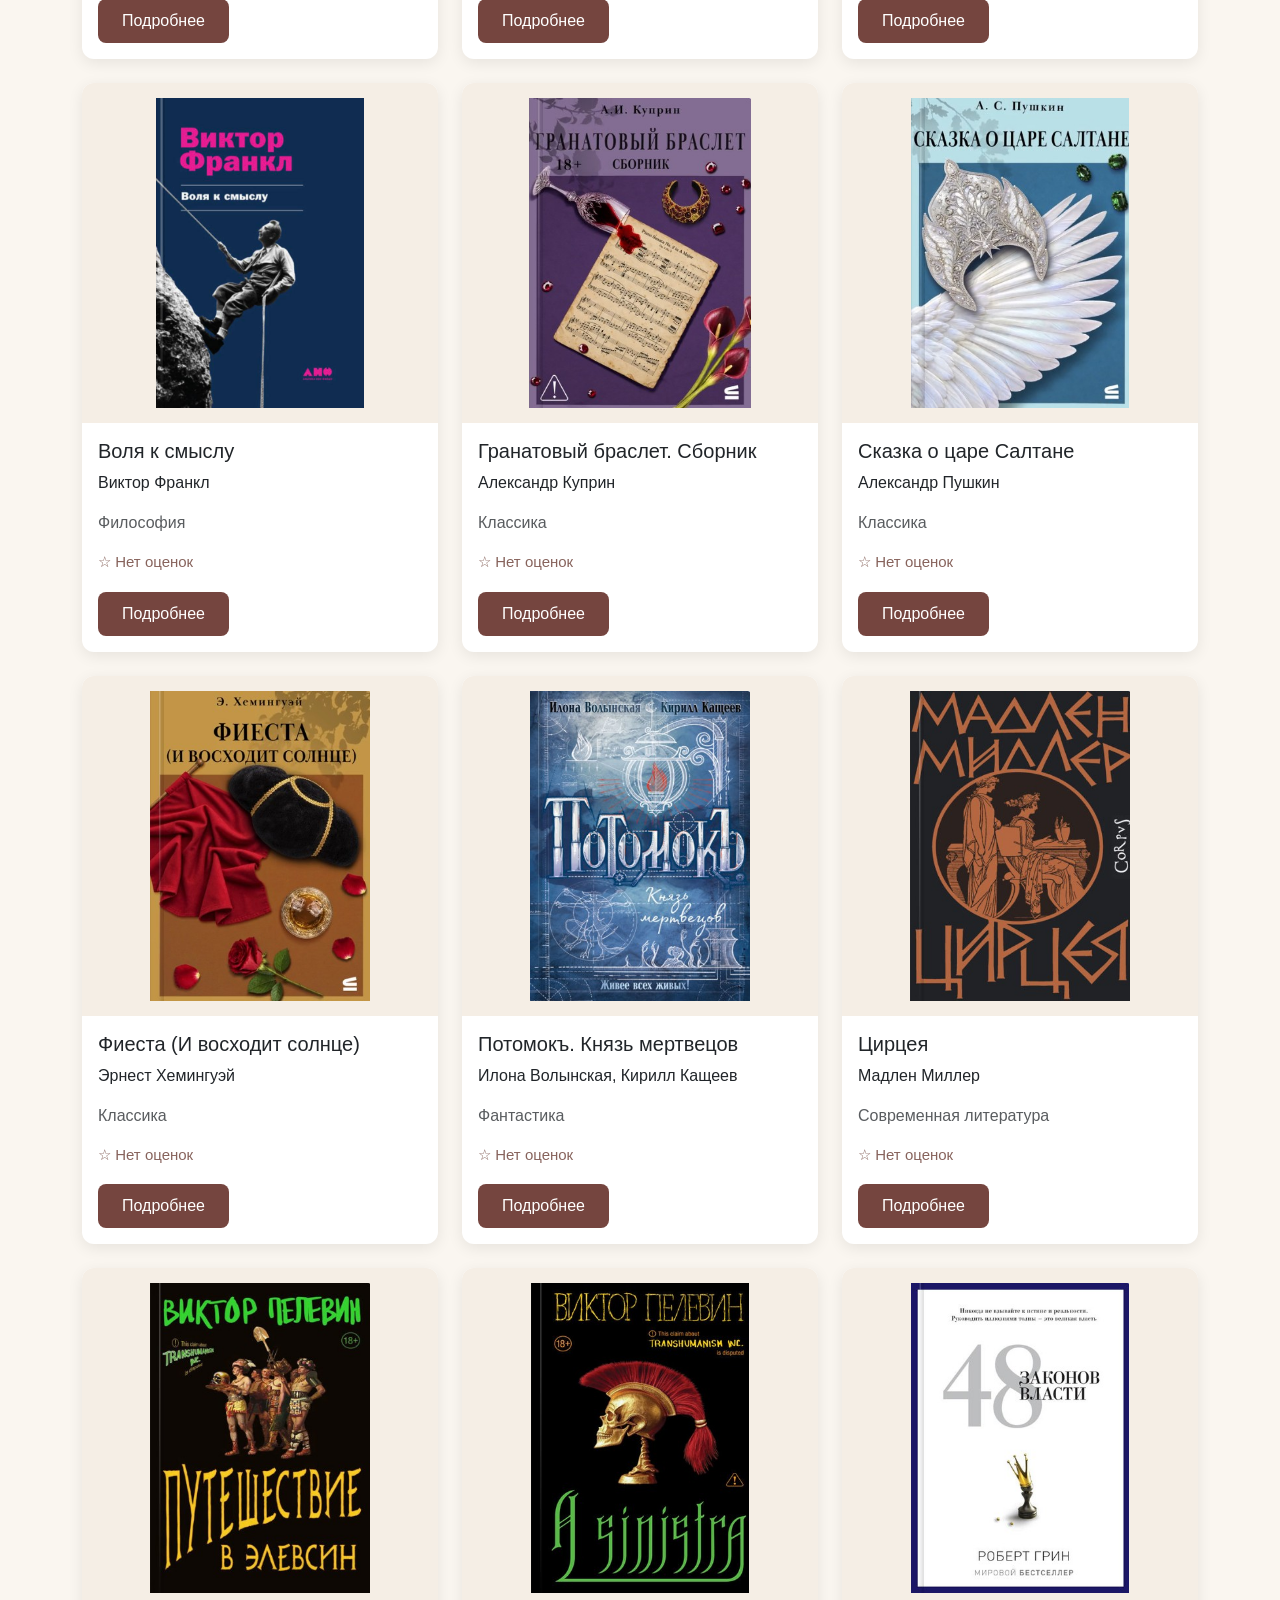
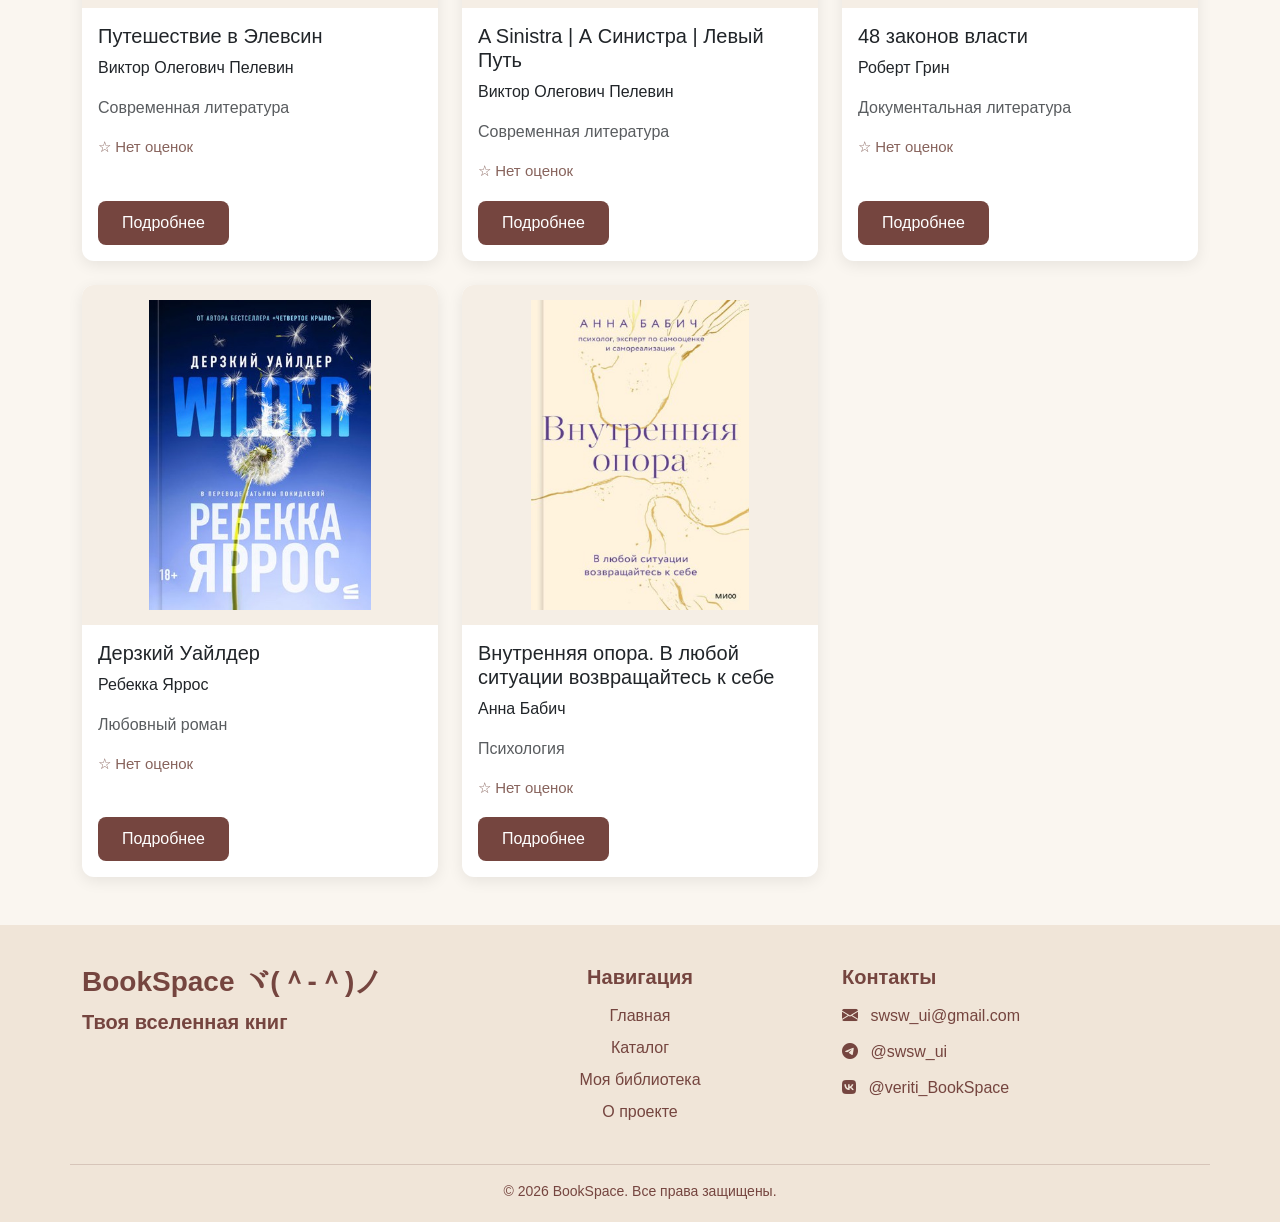
<file: catalog.html>
<!DOCTYPE html>
<html lang="ru">
<head>
    <meta charset="UTF-8">
    <meta name="viewport" content="width=device-width, initial-scale=1.0">

    <title>Каталог — BookSpace</title>

    <link
        href="https://cdn.jsdelivr.net/npm/bootstrap@5.3.3/dist/css/bootstrap.min.css"
        rel="stylesheet"
    >

    <link rel="stylesheet" href="https://cdn.jsdelivr.net/npm/bootstrap-icons@1.11.3/font/bootstrap-icons.min.css">

    <link rel="stylesheet" href="https://cdnjs.cloudflare.com/ajax/libs/font-awesome/6.7.2/css/all.min.css">

    <link rel="stylesheet" href="css/custom.css">
</head>

<body>

    <!-- Навигация -->
    <nav class="navbar navbar-expand-lg navbar-light sticky-top">
        <div class="container">

            <a class="navbar-brand fw-bold" href="index.html">
                BookSpace ヾ(＾-＾)ノ
            </a>

            <button
                class="navbar-toggler"
                type="button"
                data-bs-toggle="collapse"
                data-bs-target="#mainNavbar"
                aria-controls="mainNavbar"
                aria-expanded="false"
                aria-label="Открыть меню"
            >
                <span class="navbar-toggler-icon"></span>
            </button>

            <div class="collapse navbar-collapse" id="mainNavbar">
                <ul class="navbar-nav ms-auto">

                    <li class="nav-item">
                        <a class="nav-link" href="index.html">
                            Главная
                        </a>
                    </li>

                    <li class="nav-item">
                        <a
                            class="nav-link active"
                            aria-current="page"
                            href="catalog.html"
                        >
                            Каталог
                        </a>
                    </li>

                    <li class="nav-item">
                        <a class="nav-link" href="library.html">
                            Моя библиотека
                        </a>
                    </li>

                    <li class="nav-item">
                        <a class="nav-link" href="about.html">
                            О проекте
                        </a>
                    </li>
                </ul>

                <!-- Переключатель темы -->
                <button
                    type="button"
                    class="btn theme-toggle ms-lg-3"
                    id="themeToggle"
                    aria-label="Переключить тему"
                    title="Переключить тему"
                >
                    <i class="bi bi-moon-stars"></i>
                </button>

            </div>
        </div>
    </nav>


    <!-- Баннер каталога -->
    <section class="catalog-banner page-banner">
        <div class="container">
            <div class="page-banner-content">
                <span class="page-banner-label">КНИЖНАЯ ВСЕЛЕННАЯ</span>
                <h1>Каталог книг</h1>
                <p>
                    Открой для себя новые истории,
                    найди любимых авторов и выбери,
                    что прочитать следующим.
                </p>
            </div>
        </div>
    </section>


    <main class="py-5">

        <div class="container">

            <nav aria-label="Хлебные крошки">
                <ol class="breadcrumb">
                    <li class="breadcrumb-item">
                        <a href="index.html">Главная</a>
                    </li>
                    <li class="breadcrumb-item active" aria-current="page">
                        Каталог
                    </li>
                </ol>
            </nav>

            <!-- Рандомайзер книг -->
            <section class="book-randomizer library-panel p-4 mb-5">

                <h2 class="h4 mb-2">
                    <i class="bi bi-shuffle me-2"></i>
                    Не знаешь, что почитать?
                </h2>

                <p class="mb-4">
                    Позволь BookSpace выбрать следующую книгу за тебя!
                    В подборке участвуют только книги,
                    которых ещё нет в твоей библиотеке.
                </p>

                <!-- Случайно выбранная книга -->
                <div id="randomBookResult" class="mb-3"></div>

                <!-- Кнопка выбора -->
                <button
                    type="button"
                    class="btn btn-book"
                    id="randomBookBtn"
                >
                    <i class="bi bi-shuffle me-2"></i>
                    Выбрать случайную книгу
                </button>

            </section>

            <p class="mb-4">
                Найди книгу, которая тебе понравится!
            </p>

            <!-- Поиск и фильтры -->
            <div class="row g-3 mb-5 catalog-filters">

                <div class="col-12 col-md-8">
                    <label for="searchInput" class="form-label">
                        Поиск книги
                    </label>

                    <input
                        type="search"
                        id="searchInput"
                        class="form-control"
                        placeholder="Введите название или автора"
                    >
                </div>

                <div class="col-12 col-md-4">
                    <label for="genreFilter" class="form-label">
                        Жанр
                    </label>

                    <select id="genreFilter" class="form-select">
                        <option value="all">Все жанры</option>
                        <option value="psychology">Психология</option>
                        <option value="philosophy">Философия</option>
                        <option value="classics">Классика</option>
                        <option value="fantasy">Фантастика</option>
                        <option value="modern">Современная литература</option>
                        <option value="nonfiction">Документальная литература</option>
                        <option value="romance">Любовный роман</option>
                    </select>

                </div>

                <!-- Сортировка книг -->
                <div class="col-12 col-md-4">
                    <label for="sortBooks" class="form-label">
                        Сортировка
                    </label>

                    <select id="sortBooks" class="form-select">
                        <option value="default">По умолчанию</option>
                        <option value="rating-desc">По рейтингу: сначала лучшие</option>
                        <option value="rating-asc">По рейтингу: сначала низкие</option>
                        <option value="title-asc">По названию: А–Я</option>
                        <option value="title-desc">По названию: Я–А</option>
                    </select>
                </div>

            </div>
            

            <!-- Карточки книг -->
            <div class="row g-4" id="booksContainer">

                <!-- Книга 1 -->
                <div
                    class="col-12 col-sm-6 col-lg-4 book-item"
                    data-title="Близкие люди. Как сохранить друзей в современном мире"
                    data-author="Анна Гольдфарб"
                    data-genre="psychology"
                >
                    <div class="card book-card h-100">

                        <img
                            src="images/blizkie_ludi.jpg"
                            class="card-img-top"
                            alt="Близкие люди"
                        >

                        <div class="card-body">
                            <h2 class="card-title h5">
                                Близкие люди. Как сохранить друзей
                                в современном мире
                            </h2>

                            <p class="card-text">
                                Анна Гольдфарб
                            </p>

                            <p class="text-muted">
                                Психология
                            </p>

                            <!-- Рейтинг книги -->
                            <div class="catalog-rating"
                                data-book-id="blizkie_ludi">
                                <span class="catalog-rating-stars"></span>
                                <span class="catalog-rating-value"></span>
                                <span class="catalog-rating-count"></span>
                            </div>

                            <a
                                href="book.html?id=blizkie_ludi"
                                class="btn btn-book"
                            >
                                Подробнее
                            </a>
                        </div>

                    </div>
                </div>

                <!-- Книга 2 -->
                <div
                    class="col-12 col-sm-6 col-lg-4 book-item"
                    data-title="Человек в поисках идентичности. Как найти свое место в жизни"
                    data-author="Ким Даббс"
                    data-genre="psychology"
                >
                    <div class="card book-card h-100">

                        <img
                            src="images/chelovek_v_poiskah_identichnosti.jpg"
                            class="card-img-top"
                            alt="Человек в поисках идентичности"
                        >

                        <div class="card-body">
                            <h2 class="card-title h5">
                                Человек в поисках идентичности.
                                Как найти свое место в жизни
                            </h2>

                            <p class="card-text">
                                Ким Даббс
                            </p>

                            <p class="text-muted">
                                Психология
                            </p>

                            <a
                                href="book.html?id=chelovek_v_poiskah_identichnosti"
                                class="btn btn-book"
                            >
                                Подробнее
                            </a>
                        </div>

                    </div>
                </div>

                <!-- Книга 3 -->
                <div
                    class="col-12 col-sm-6 col-lg-4 book-item"
                    data-title="Тревога. Расстанься с ней и живи спокойно"
                    data-author="Евгения Петровна Иванова, Кирилл Заровный"
                    data-genre="psychology"
                >
                    <div class="card book-card h-100">

                        <img
                            src="images/trevoga.jpg"
                            class="card-img-top"
                            alt="Тревога"
                        >

                        <div class="card-body">
                            <h2 class="card-title h5">
                                Тревога. Расстанься с ней
                                и живи спокойно
                            </h2>

                            <p class="card-text">
                                Евгения Петровна Иванова,
                                Кирилл Заровный
                            </p>

                            <p class="text-muted">
                                Психология
                            </p>

                            <a
                                href="book.html?id=trevoga"
                                class="btn btn-book"
                            >
                                Подробнее
                            </a>
                        </div>

                    </div>
                </div>

                <!-- Книга 4 -->
                <div
                    class="col-12 col-sm-6 col-lg-4 book-item"
                    data-title="Воля к смыслу"
                    data-author="Виктор Франкл"
                    data-genre="philosophy"
                >
                    <div class="card book-card h-100">

                        <img
                            src="images/volya_k_smslu.jpg"
                            class="card-img-top"
                            alt="Воля к смыслу"
                        >

                        <div class="card-body">
                            <h2 class="card-title h5">
                                Воля к смыслу
                            </h2>

                            <p class="card-text">
                                Виктор Франкл
                            </p>

                            <p class="text-muted">
                                Философия
                            </p>

                            <a
                                href="book.html?id=volya_k_smslu"
                                class="btn btn-book"
                            >
                                Подробнее
                            </a>
                        </div>

                    </div>
                </div>

                <!-- Книга 5 -->
                <div
                    class="col-12 col-sm-6 col-lg-4 book-item"
                    data-title="Гранатовый браслет. Сборник"
                    data-author="Александр Куприн"
                    data-genre="classics"
                >
                    <div class="card book-card h-100">
                        <img
                            src="images/granatovi_braslet.jpg"
                            class="card-img-top"
                            alt="Гранатовый браслет. Сборник"
                        >

                        <div class="card-body">
                            <h2 class="card-title h5">
                                Гранатовый браслет. Сборник
                            </h2>

                            <p class="card-text">Александр Куприн</p>
                            <p class="text-muted">Классика</p>

                            <a href="book.html?id=granatovi_braslet"
                            class="btn btn-book">
                                Подробнее
                            </a>
                        </div>
                    </div>
                </div>

                <!-- Книга 6 -->
                <div
                    class="col-12 col-sm-6 col-lg-4 book-item"
                    data-title="Сказка о царе Салтане"
                    data-author="Александр Пушкин"
                    data-genre="classics"
                >
                    <div class="card book-card h-100">
                        <img
                            src="images/skazka_o_saltane.jpg"
                            class="card-img-top"
                            alt="Сказка о царе Салтане"
                        >

                        <div class="card-body">
                            <h2 class="card-title h5">
                                Сказка о царе Салтане
                            </h2>

                            <p class="card-text">Александр Пушкин</p>
                            <p class="text-muted">Классика</p>

                            <a href="book.html?id=skazka_o_saltane"
                            class="btn btn-book">
                                Подробнее
                            </a>
                        </div>
                    </div>
                </div>

                <!-- Книга 7 -->
                <div
                    class="col-12 col-sm-6 col-lg-4 book-item"
                    data-title="Фиеста (И восходит солнце)"
                    data-author="Эрнест Хемингуэй"
                    data-genre="classics"
                >
                    <div class="card book-card h-100">
                        <img
                            src="images/fiesta.jpg"
                            class="card-img-top"
                            alt="Фиеста (И восходит солнце)"
                        >

                        <div class="card-body">
                            <h2 class="card-title h5">
                                Фиеста (И восходит солнце)
                            </h2>

                            <p class="card-text">Эрнест Хемингуэй</p>
                            <p class="text-muted">Классика</p>

                            <a href="book.html?id=fiesta"
                            class="btn btn-book">
                                Подробнее
                            </a>
                        </div>
                    </div>
                </div>

                <!-- Книга 8 -->
                <div
                    class="col-12 col-sm-6 col-lg-4 book-item"
                    data-title="Потомокъ. Князь мертвецов"
                    data-author="Илона Волынская Кирилл Кащеев"
                    data-genre="fantasy"
                >
                    <div class="card book-card h-100">
                        <img
                            src="images/potomok.jpg"
                            class="card-img-top"
                            alt="Потомокъ. Князь мертвецов"
                        >

                        <div class="card-body">
                            <h2 class="card-title h5">
                                Потомокъ. Князь мертвецов
                            </h2>

                            <p class="card-text">
                                Илона Волынская, Кирилл Кащеев
                            </p>

                            <p class="text-muted">Фантастика</p>

                            <a href="book.html?id=potomok"
                            class="btn btn-book">
                                Подробнее
                            </a>
                        </div>
                    </div>
                </div>

                <!-- Книга 9 -->
                <div
                    class="col-12 col-sm-6 col-lg-4 book-item"
                    data-title="Цирцея"
                    data-author="Мадлен Миллер"
                    data-genre="modern"
                >
                    <div class="card book-card h-100">
                        <img
                            src="images/grek.jpg"
                            class="card-img-top"
                            alt="Цирцея"
                        >

                        <div class="card-body">
                            <h2 class="card-title h5">
                                Цирцея
                            </h2>

                            <p class="card-text">Мадлен Миллер</p>
                            <p class="text-muted">
                                Современная литература
                            </p>

                            <a href="book.html?id=grek"
                            class="btn btn-book">
                                Подробнее
                            </a>
                        </div>
                    </div>
                </div>

                <!-- Книга 10 -->
                <div
                    class="col-12 col-sm-6 col-lg-4 book-item"
                    data-title="Путешествие в Элевсин"
                    data-author="Виктор Олегович Пелевин"
                    data-genre="modern"
                >
                    <div class="card book-card h-100">
                        <img
                            src="images/traveling.jpg"
                            class="card-img-top"
                            alt="Путешествие в Элевсин"
                        >

                        <div class="card-body">
                            <h2 class="card-title h5">
                                Путешествие в Элевсин
                            </h2>

                            <p class="card-text">
                                Виктор Олегович Пелевин
                            </p>

                            <p class="text-muted">
                                Современная литература
                            </p>

                            <a href="book.html?id=traveling"
                            class="btn btn-book">
                                Подробнее
                            </a>
                        </div>
                    </div>
                </div>

                <!-- Книга 11 -->
                <div
                    class="col-12 col-sm-6 col-lg-4 book-item"
                    data-title="A Sinistra А Синистра Левый Путь"
                    data-author="Виктор Олегович Пелевин"
                    data-genre="modern"
                >
                    <div class="card book-card h-100">
                        <img
                            src="images/sinistra.jpg"
                            class="card-img-top"
                            alt="A Sinistra | А Синистра | Левый Путь"
                        >

                        <div class="card-body">
                            <h2 class="card-title h5">
                                A Sinistra | А Синистра | Левый Путь
                            </h2>

                            <p class="card-text">
                                Виктор Олегович Пелевин
                            </p>

                            <p class="text-muted">
                                Современная литература
                            </p>

                            <a href="book.html?id=sinistra"
                            class="btn btn-book">
                                Подробнее
                            </a>
                        </div>
                    </div>
                </div>

                <!-- Книга 12 -->
                <div
                    class="col-12 col-sm-6 col-lg-4 book-item"
                    data-title="48 законов власти"
                    data-author="Роберт Грин"
                    data-genre="nonfiction"
                >
                    <div class="card book-card h-100">

                        <img
                            src="images/48.jpg"
                            class="card-img-top"
                            alt="48 законов власти"
                        >

                        <div class="card-body">
                            <h2 class="card-title h5">
                                48 законов власти
                            </h2>

                            <p class="card-text">
                                Роберт Грин
                            </p>

                            <p class="text-muted">
                                Документальная литература
                            </p>

                            <!-- Рейтинг книги -->
                            <div class="catalog-rating"
                                data-book-id="48">
                                <span class="catalog-rating-stars"></span>
                                <span class="catalog-rating-value"></span>
                                <span class="catalog-rating-count"></span>
                            </div>

                            <a
                                href="book.html?id=48"
                                class="btn btn-book"
                            >
                                Подробнее
                            </a>
                        </div>
                    </div>
                </div>

                <!-- Книга 13 -->
                <div
                    class="col-12 col-sm-6 col-lg-4 book-item"
                    data-title="Дерзкий Уайлдер"
                    data-author="Ребекка Яррос"
                    data-genre="romance"
                >
                    <div class="card book-card h-100">

                        <img
                            src="images/derzki.jpg"
                            class="card-img-top"
                            alt="Дерзкий Уайлдер"
                        >

                        <div class="card-body">
                            <h2 class="card-title h5">
                                Дерзкий Уайлдер
                            </h2>

                            <p class="card-text">
                                Ребекка Яррос
                            </p>

                            <p class="text-muted">
                                Любовный роман
                            </p>

                            <!-- Рейтинг книги -->
                            <div class="catalog-rating"
                                data-book-id="derzki">
                                <span class="catalog-rating-stars"></span>
                                <span class="catalog-rating-value"></span>
                                <span class="catalog-rating-count"></span>
                            </div>

                            <a
                                href="book.html?id=derzki"
                                class="btn btn-book"
                            >
                                Подробнее
                            </a>
                        </div>
                    </div>
                </div>

                <!-- Книга 14 -->
                <div
                    class="col-12 col-sm-6 col-lg-4 book-item"
                    data-title="Внутренняя опора. В любой ситуации возвращайтесь к себе"
                    data-author="Анна Бабич"
                    data-genre="psychology"
                >
                    <div class="card book-card h-100">

                        <img
                            src="images/vnutre_opora.jpg"
                            class="card-img-top"
                            alt="Внутренняя опора"
                        >

                        <div class="card-body">
                            <h2 class="card-title h5">
                                Внутренняя опора. В любой ситуации
                                возвращайтесь к себе
                            </h2>

                            <p class="card-text">
                                Анна Бабич
                            </p>

                            <p class="text-muted">
                                Психология
                            </p>

                            <!-- Рейтинг книги -->
                            <div class="catalog-rating"
                                data-book-id="vnutre_opora">
                                <span class="catalog-rating-stars"></span>
                                <span class="catalog-rating-value"></span>
                                <span class="catalog-rating-count"></span>
                            </div>

                            <a
                                href="book.html?id=vnutre_opora"
                                class="btn btn-book"
                            >
                                Подробнее
                            </a>
                        </div>
                    </div>
                </div>

            </div>

            <!-- Сообщение, если книги не найдены -->
            <p
                id="noResults"
                class="text-center mt-5 d-none"
            >
                По вашему запросу книги не найдены.
            </p>

        </div>
    </main>

    <footer class="site-footer">
        <div class="container">
            <div class="row g-4 footer-main">

                <div class="col-12 col-md-4 footer-brand">
                    <h2 class="footer-heading">BookSpace ヾ(＾-＾)ノ</h2>
                    <p class="footer-description">Твоя вселенная книг</p>
                </div>

                <div class="col-12 col-md-4 footer-navigation">
                    <h2 class="footer-heading">Навигация</h2>

                    <ul class="list-unstyled">
                        <li><a href="index.html">Главная</a></li>
                        <li><a href="catalog.html">Каталог</a></li>
                        <li><a href="library.html">Моя библиотека</a></li>
                        <li><a href="about.html">О проекте</a></li>
                    </ul>
                </div>

                <div class="col-12 col-md-4 footer-contacts">
                    <h2 class="footer-heading">Контакты</h2>

                    <p>
                        <i class="bi bi-envelope-fill me-2" aria-hidden="true"></i>
                        <a href="mailto:swsw_ui@gmail.com">
                            swsw_ui@gmail.com
                        </a>
                    </p>

                    <p>
                        <i class="bi bi-telegram me-2" aria-hidden="true"></i>
                        <a href="https://t.me/swsw_ui"
                        target="_blank"
                        rel="noopener noreferrer">
                            @swsw_ui
                        </a>
                    </p>

                    <p>
                        <i class="fa-brands fa-vk me-2" aria-hidden="true"></i>
                        <a href="https://vk.com/ТВОЙ_ID"
                        target="_blank"
                        rel="noopener noreferrer">
                            @veriti_BookSpace
                        </a>
                    </p>

            </div>

            <div class="footer-bottom">
                <p class="mb-0">© 2026 BookSpace. Все права защищены.</p>
            </div>
        </div>
    </footer>

        <!-- Кнопка наверх -->
    <button
        id="backToTop"
        class="back-to-top"
        type="button"
        aria-label="Вернуться наверх"
        title="Наверх"
    >
        ᐱ
    </button>

    <script
        src="https://cdn.jsdelivr.net/npm/bootstrap@5.3.3/dist/js/bootstrap.bundle.min.js"
    ></script>

    <script src="js/catalog.js"></script>

    <script src="js/common.js"></script>

    <script src="js/catalog-ratings.js"></script>

    <script src="js/catalog-sort.js"></script>

    <script src="js/catalog-randomizer.js"></script>

</body>
</html>
</file>
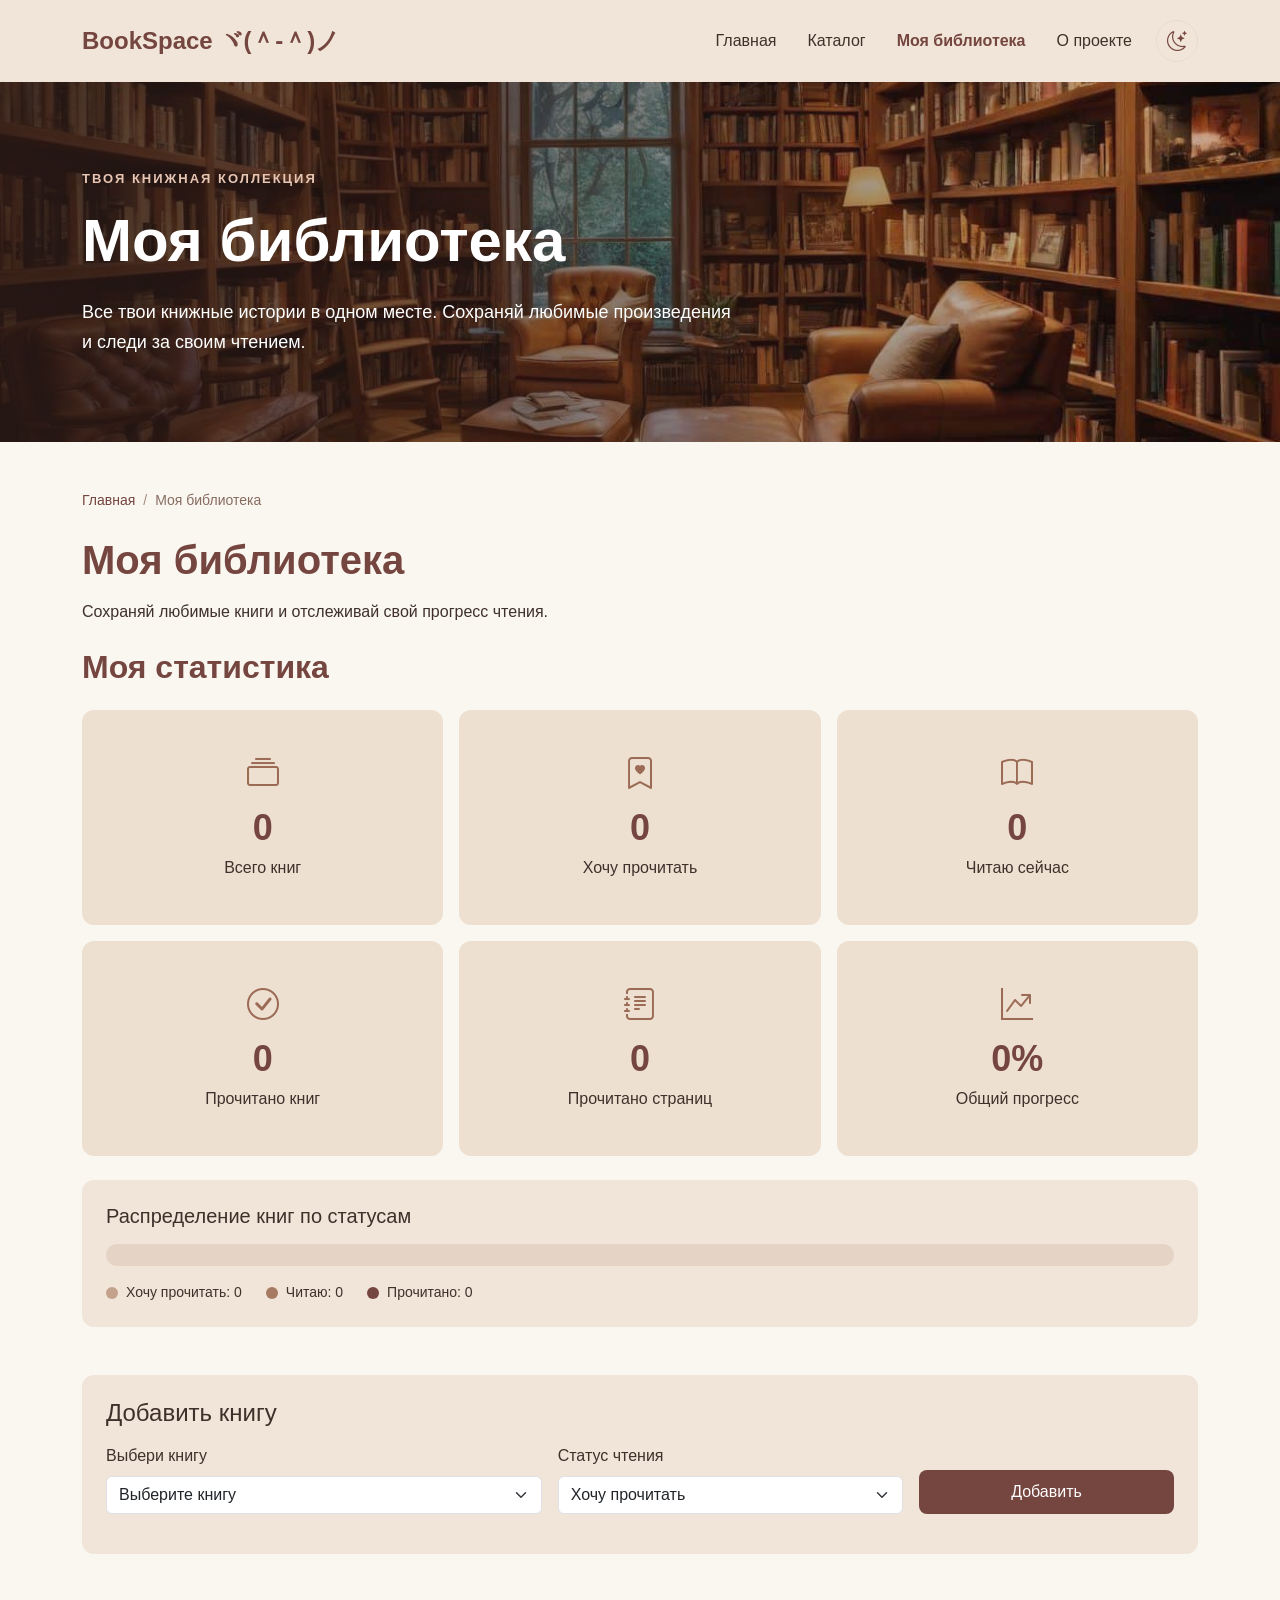
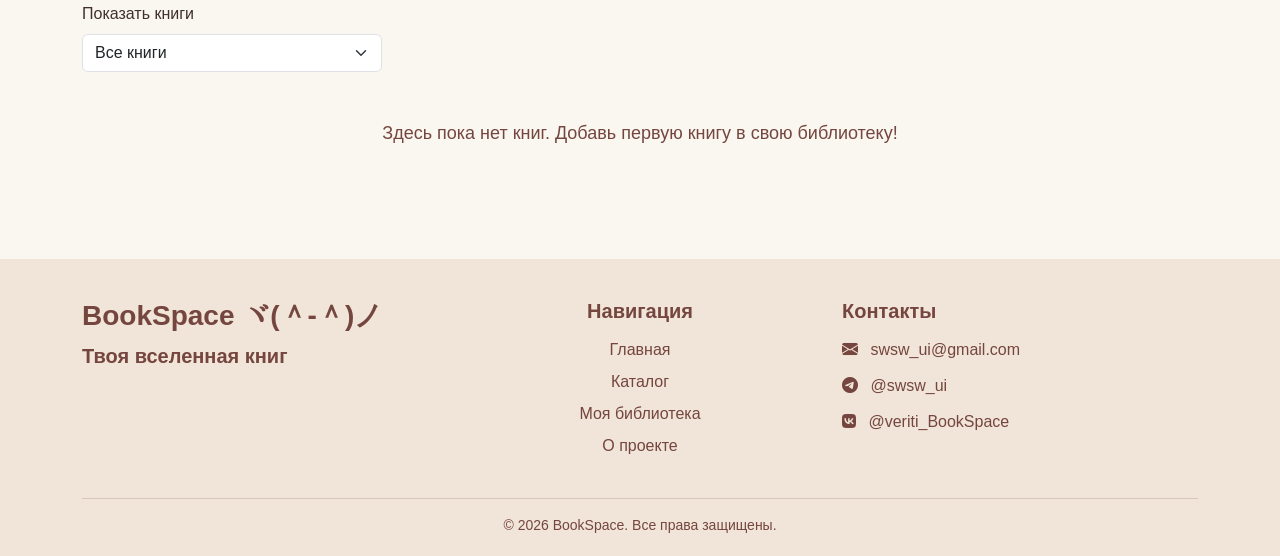
<file: library.html>
<!DOCTYPE html>
<html lang="ru">
<head>
    <meta charset="UTF-8">
    <meta name="viewport" content="width=device-width, initial-scale=1.0">

    <title>Моя библиотека — BookSpace</title>

    <link
        href="https://cdn.jsdelivr.net/npm/bootstrap@5.3.3/dist/css/bootstrap.min.css"
        rel="stylesheet"
    >

    <link rel="stylesheet" href="https://cdn.jsdelivr.net/npm/bootstrap-icons@1.11.3/font/bootstrap-icons.min.css">

    <link rel="stylesheet" href="https://cdnjs.cloudflare.com/ajax/libs/font-awesome/6.7.2/css/all.min.css">

    <link rel="stylesheet" href="css/custom.css">
</head>

<body>

    <!-- Навигация -->
    <nav class="navbar navbar-expand-lg navbar-light sticky-top">
        <div class="container">

            <a class="navbar-brand fw-bold" href="index.html">
                BookSpace ヾ(＾-＾)ノ
            </a>

            <button
                class="navbar-toggler"
                type="button"
                data-bs-toggle="collapse"
                data-bs-target="#mainNavbar"
                aria-controls="mainNavbar"
                aria-expanded="false"
                aria-label="Открыть меню"
            >
                <span class="navbar-toggler-icon"></span>
            </button>

            <div class="collapse navbar-collapse" id="mainNavbar">
                <ul class="navbar-nav ms-auto">

                    <li class="nav-item">
                        <a class="nav-link" href="index.html">
                            Главная
                        </a>
                    </li>

                    <li class="nav-item">
                        <a class="nav-link" href="catalog.html">
                            Каталог
                        </a>
                    </li>

                    <li class="nav-item">
                        <a class="nav-link active"
                           aria-current="page"
                           href="library.html">
                            Моя библиотека
                        </a>
                    </li>

                    <li class="nav-item">
                        <a class="nav-link" href="about.html">
                            О проекте
                        </a>
                    </li>                    
                </ul>

                <!-- Переключатель темы -->
                <button
                    type="button"
                    class="btn theme-toggle ms-lg-3"
                    id="themeToggle"
                    aria-label="Переключить тему"
                    title="Переключить тему"
                >
                    <i class="bi bi-moon-stars"></i>
                </button>

            </div>
        </div>
    </nav>


    <!-- Баннер личной библиотеки -->
    <section class="library-banner page-banner">
        <div class="container">
            <div class="page-banner-content">
                <span class="page-banner-label">ТВОЯ КНИЖНАЯ КОЛЛЕКЦИЯ</span>
                <h1>Моя библиотека</h1>
                <p>
                    Все твои книжные истории в одном месте.
                    Сохраняй любимые произведения
                    и следи за своим чтением.
                </p>
            </div>
        </div>
    </section>


    <main class="py-5">

        <div class="container">

            <nav aria-label="Хлебные крошки">
                <ol class="breadcrumb">
                    <li class="breadcrumb-item">
                        <a href="index.html">Главная</a>
                    </li>
                    <li class="breadcrumb-item active" aria-current="page">
                        Моя библиотека
                    </li>
                </ol>
            </nav>

            <h1 class="section-title mb-3">
                Моя библиотека
            </h1>

            <p class="mb-4">
                Сохраняй любимые книги и отслеживай
                свой прогресс чтения.
            </p>

            <!-- Статистика чтения -->
            <section class="reading-statistics mb-5">

                <h2 class="section-title mb-4">
                    Моя статистика
                </h2>

                <!-- Карточки статистики -->
                <div class="row g-3 mb-4">

                    <!-- Всего книг -->
                    <div class="col-6 col-lg-4">
                        <div class="library-stat p-4 h-100">
                            <i class="bi bi-collection stat-icon"></i>
                            <h3 class="h2 mt-3 mb-1" id="totalBooksStat">0</h3>
                            <p class="mb-0">Всего книг</p>
                        </div>
                    </div>

                    <!-- Хочу прочитать -->
                    <div class="col-6 col-lg-4">
                        <div class="library-stat p-4 h-100">
                            <i class="bi bi-bookmark-heart stat-icon"></i>
                            <h3 class="h2 mt-3 mb-1" id="plannedCount">0</h3>
                            <p class="mb-0">Хочу прочитать</p>
                        </div>
                    </div>

                    <!-- Читаю -->
                    <div class="col-6 col-lg-4">
                        <div class="library-stat p-4 h-100">
                            <i class="bi bi-book stat-icon"></i>
                            <h3 class="h2 mt-3 mb-1" id="readingCount">0</h3>
                            <p class="mb-0">Читаю сейчас</p>
                        </div>
                    </div>

                    <!-- Прочитано -->
                    <div class="col-6 col-lg-4">
                        <div class="library-stat p-4 h-100">
                            <i class="bi bi-check-circle stat-icon"></i>
                            <h3 class="h2 mt-3 mb-1" id="finishedCount">0</h3>
                            <p class="mb-0">Прочитано книг</p>
                        </div>
                    </div>

                    <!-- Прочитано страниц -->
                    <div class="col-6 col-lg-4">
                        <div class="library-stat p-4 h-100">
                            <i class="bi bi-journal-text stat-icon"></i>
                            <h3 class="h2 mt-3 mb-1" id="readPagesStat">0</h3>
                            <p class="mb-0">Прочитано страниц</p>
                        </div>
                    </div>

                    <!-- Общий прогресс -->
                    <div class="col-6 col-lg-4">
                        <div class="library-stat p-4 h-100">
                            <i class="bi bi-graph-up-arrow stat-icon"></i>
                            <h3 class="h2 mt-3 mb-1">
                                <span id="overallProgressStat">0</span>%
                            </h3>
                            <p class="mb-0">Общий прогресс</p>
                        </div>
                    </div>

                </div>

                <!-- Диаграмма -->
                <div class="library-panel p-4">

                    <h3 class="h5 mb-3">
                        Распределение книг по статусам
                    </h3>

                    <div class="reading-stats-chart"
                        id="readingStatsChart">
                    </div>

                    <div class="reading-stats-legend mt-3"
                        id="readingStatsLegend">
                    </div>

                </div>

            </section>

            <!-- Добавление книги -->
            <div class="library-panel p-4 mb-5">
                <h2 class="h4 mb-3">
                    Добавить книгу
                </h2>

                <div class="row g-3">

                    <div class="col-12 col-md-5">
                        <label for="bookSelect" class="form-label">
                            Выбери книгу
                        </label>

                        <select id="bookSelect" class="form-select">
                            <option value="">
                                Выберите книгу
                            </option>
                            <option value="blizkie_ludi">
                                Близкие люди
                            </option>
                            <option value="chelovek_v_poiskah_identichnosti">
                                Человек в поисках идентичности
                            </option>
                            <option value="trevoga">
                                Тревога
                            </option>
                            <option value="volya_k_smslu">
                                Воля к смыслу
                            </option>
                            <option value="granatovi_braslet">
                                Гранатовый браслет. Сборник
                            </option>
                            <option value="skazka_o_saltane">
                                Сказка о царе Салтане
                            </option>
                            <option value="fiesta">
                                Фиеста (И восходит солнце)
                            </option>
                            <option value="potomok">
                                Потомокъ. Князь мертвецов
                            </option>
                            <option value="grek">
                                Цирцея
                            </option>
                            <option value="traveling">
                                Путешествие в Элевсин — Виктор Олегович Пелевин
                            </option>

                            <option value="sinistra">
                                A Sinistra | А Синистра | Левый Путь — Виктор Олегович Пелевин
                            </option>
                        </select>
                    </div>

                    <div class="col-12 col-md-4">
                        <label for="statusSelect" class="form-label">
                            Статус чтения
                        </label>

                        <select id="statusSelect" class="form-select">
                            <option value="planned">
                                Хочу прочитать
                            </option>
                            <option value="reading">
                                Читаю
                            </option>
                            <option value="finished">
                                Прочитано
                            </option>
                        </select>
                    </div>

                    <div class="col-12 col-md-3 d-flex align-items-end">
                        <button
                            id="addBookBtn"
                            class="btn btn-book w-100"
                            type="button"
                        >
                            Добавить
                        </button>
                    </div>

                </div>

                <p id="libraryMessage"
                   class="mt-3 mb-0"
                   role="status"
                   aria-live="polite"></p>
            </div>

            <!-- Фильтр -->
            <div class="mb-4">
                <label for="libraryFilter" class="form-label">
                    Показать книги
                </label>

                <select id="libraryFilter"
                        class="form-select library-filter">
                    <option value="all">Все книги</option>
                    <option value="planned">Хочу прочитать</option>
                    <option value="reading">Читаю</option>
                    <option value="finished">Прочитано</option>
                </select>
            </div>

            <!-- Книги пользователя -->
            <div class="row g-4" id="libraryContainer"></div>

            <p id="emptyLibrary"
               class="text-center py-5 d-none">
                Здесь пока нет книг.
                Добавь первую книгу в свою библиотеку!
            </p>

        </div>
    </main>

    <footer class="site-footer">
        <div class="container">
            <div class="row g-4 footer-main">

                <div class="col-12 col-md-4 footer-brand">
                    <h2 class="footer-heading">BookSpace ヾ(＾-＾)ノ</h2>
                    <p class="footer-description">Твоя вселенная книг</p>
                </div>

                <div class="col-12 col-md-4 footer-navigation">
                    <h2 class="footer-heading">Навигация</h2>

                    <ul class="list-unstyled">
                        <li><a href="index.html">Главная</a></li>
                        <li><a href="catalog.html">Каталог</a></li>
                        <li><a href="library.html">Моя библиотека</a></li>
                        <li><a href="about.html">О проекте</a></li>
                    </ul>
                </div>

                <div class="col-12 col-md-4 footer-contacts">
                    <h2 class="footer-heading">Контакты</h2>

                    <p>
                        <i class="bi bi-envelope-fill me-2" aria-hidden="true"></i>
                        <a href="mailto:swsw_ui@gmail.com">
                            swsw_ui@gmail.com
                        </a>
                    </p>

                    <p>
                        <i class="bi bi-telegram me-2" aria-hidden="true"></i>
                        <a href="https://t.me/swsw_ui"
                        target="_blank"
                        rel="noopener noreferrer">
                            @swsw_ui
                        </a>
                    </p>
                    <p>
                        <i class="fa-brands fa-vk me-2" aria-hidden="true"></i>
                        <a href="https://vk.com/ТВОЙ_ID"
                        target="_blank"
                        rel="noopener noreferrer">
                            @veriti_BookSpace
                        </a>
                    </p>
                </div>

            </div>

            <div class="footer-bottom">
                <p class="mb-0">© 2026 BookSpace. Все права защищены.</p>
            </div>
        </div>
    </footer>

    <!-- Кнопка наверх -->
    <button
        id="backToTop"
        class="back-to-top"
        type="button"
        aria-label="Вернуться наверх"
        title="Наверх"
    >
        ᐱ
    </button>

    <script
        src="https://cdn.jsdelivr.net/npm/bootstrap@5.3.3/dist/js/bootstrap.bundle.min.js"
    ></script>

    <script src="js/library.js"></script>

    <script src="js/common.js"></script>

</body>
</html>
</file>
<file: css/custom.css>
:root {
    --background: #faf6f0;
    --primary: #75453f;
    --primary-hover: #59332f;
    --text: #3f302b;
    --light-brown: #eee0d1;
}

body {
    background-color: var(--background);
    color: var(--text);
    font-family: Arial, sans-serif;
}

/* Навигация */

.navbar {
    background-color: #f0e5d8;
    padding: 18px 0;
}

.navbar-brand {
    color: var(--primary);
    font-size: 24px;
}

.navbar-brand:hover {
    color: var(--primary-hover);
}

.nav-link {
    color: var(--text);
    margin-left: 15px;
}

.nav-link:hover,
.nav-link.active {
    color: var(--primary) !important;
    font-weight: 600;
}


/* Баннер главной страницы */

.home-banner {
    min-height: 430px;
    background-image:
        linear-gradient(
            90deg,
            rgba(42, 26, 22, 0.82),
            rgba(42, 26, 22, 0.20)
        ),
        url("../images/kot_i_mech.jpg");

    background-position: center 70% 40%;
}

.home-banner .page-banner-content {
    padding: 85px 0;
}

.home-banner .page-banner-content p {
    margin-bottom: 28px;
}

/* Кнопка главного баннера */

.home-banner-btn {
    background-color: #f0e5d8;
    color: #75453f;
    border-radius: 30px;
    padding: 12px 28px;
    font-weight: 700;
}

.home-banner-btn:hover {
    background-color: #ffffff;
    color: #75453f;
}

/* Адаптация */

@media (max-width: 767px) {
    .home-banner {
        min-height: 350px;
    }

    .home-banner .page-banner-content {
        padding: 60px 0;
    }
}


/* Кнопки */

.btn-book {
    background-color: var(--primary);
    color: white;
    border-radius: 8px;
    padding: 10px 24px;
    border: none;
}

.btn-book:hover {
    background-color: var(--primary-hover);
    color: white;
}

/* Заголовки */

.section-title {
    color: var(--primary);
    font-weight: bold;
}

/* Карточки книг */

.book-card {
    border: none;
    border-radius: 12px;
    overflow: hidden;
    box-shadow: 0 4px 15px rgba(0, 0, 0, 0.08);
    transition: transform 0.2s;
}

.book-card:hover {
    transform: translateY(-5px);
}

.book-card img {
    height: 340px;
    object-fit: contain;
    background-color: #f5eee5;
    padding: 15px;
}

.book-card .card-body {
    display: flex;
    flex-direction: column;
    align-items: flex-start;
}

.book-card .btn {
    margin-top: auto;
}

.book-rating {
    color: #c18b40;
    font-size: 20px;
}

/* Книга дня */

.book-of-day {
    background-color: #f0e5d8;
}

.day-cover {
    max-height: 300px;
}



/* Мобильные устройства */

@media (max-width: 768px) {
    .hero {
        text-align: center;
    }

    .hero h1 {
        font-size: 30px;
    }

    .nav-link {
        margin-left: 0;
    }
}



/* Моя библиотека */

.library-panel {
    background-color: #f0e5d8;
    border-radius: 12px;
}

.library-stat {
    background-color: #eee0d1;
    border-radius: 12px;
    text-align: center;
}

.library-stat h2 {
    color: #75453f;
    font-weight: bold;
}

.library-filter {
    max-width: 300px;
}

#libraryMessage {
    color: #75453f;
}

#emptyLibrary {
    color: #75453f;
    font-size: 18px;
}

#libraryContainer .card-body {
    gap: 8px;
}

#libraryContainer .btn {
    width: 100%;
}

/* для анимации цифр */

#plannedCount,
#readingCount,
#finishedCount {
    display: inline-block;
    font-variant-numeric: tabular-nums;
    transition: color 5.0s ease;
}

/* Подвал сайта */

.site-footer {
    background-color: #f0e5d8;
    color: #75453f;
    padding: 40px 0 20px;
}

.footer-main {
    align-items: start;
}

/* Левый столбец */

.footer-brand {
    text-align: left;
}

.footer-brand .footer-heading {
    font-size: 28px;
    font-weight: 800;
    margin-bottom: 8px;
}

.footer-description {
    font-size: 20px;
    font-weight: 600;
    margin-bottom: 0;
}

/* Центральный столбец */

.footer-navigation {
    text-align: center;
}

.footer-navigation ul {
    padding-left: 0;
    margin-bottom: 0;
}

.footer-navigation li {
    margin-bottom: 8px;
}

/* Правый столбец */

.footer-contacts {
    text-align: left;
}

.footer-contacts p {
    margin-bottom: 12px;
}

/* Общие стили */

.footer-heading {
    font-size: 20px;
    font-weight: 700;
    margin-bottom: 15px;
}

.footer-navigation a,
.footer-contacts a {
    color: #75453f;
    text-decoration: none;
}

.footer-navigation a:hover,
.footer-contacts a:hover {
    text-decoration: underline;
}

/* Нижняя строка */

.footer-bottom {
    text-align: center;
    margin-top: 32px;
    padding-top: 16px;
    border-top: 1px solid rgba(117, 69, 63, 0.2);
}

.footer-bottom p {
    font-size: 14px;
    margin-bottom: 0;
    white-space: nowrap;
}

/* Адаптивность */

@media (max-width: 767px) {
    .footer-navigation,
    .footer-contacts {
        text-align: left;
    }

    .footer-bottom p {
        white-space: normal;
    }
}


/* Страница подробной информации о книге */

.book-back-link {
    display: inline-block;
    color: #75453f;
    text-decoration: none;
    font-weight: 600;
    margin-bottom: 20px;
}

.book-back-link:hover {
    text-decoration: underline;
}

.book-detail-image {
    display: block;
    width: 100%;
    max-width: 350px;
    height: auto;
    border-radius: 10px;
    box-shadow: 0 4px 15px rgba(0, 0, 0, 0.12);
}

.book-detail-author {
    font-size: 18px;
}

.book-description {
    line-height: 1.8;
    white-space: pre-line;
}

.book-actions {
    background-color: #f0e5d8;
    border-radius: 12px;
    max-width: 500px;
}

#bookMessage {
    color: #75453f;
    font-weight: 500;
}



/* Кнопка наверх */

.back-to-top {
    position: fixed;
    right: 25px;
    bottom: 25px;

    width: 50px;
    height: 50px;

    background-color: #75453f;
    color: white;

    border: none;
    border-radius: 50%;

    font-size: 26px;
    cursor: pointer;

    opacity: 0;
    visibility: hidden;
    pointer-events: none;

    transition: opacity 0.3s, visibility 0.3s;
    z-index: 1050;
}

.back-to-top.show {
    opacity: 1;
    visibility: visible;
    pointer-events: auto;
}

.back-to-top:hover {
    background-color: #59332f;
}



/* Закреплённый поиск книги */

.catalog-filters {
    position: sticky;
    top: var(--navbar-height, 70px);
    z-index: 1020;

    background-color: #fffaf5;
    padding: 15px;
    border-radius: 10px;
    box-shadow: 0 3px 10px rgba(0, 0, 0, 0.06);
}


/* Хлебные крошки */

.breadcrumb {
    margin-bottom: 25px;
    font-size: 14px;
}

.breadcrumb-item a {
    color: #75453f;
    text-decoration: none;
}

.breadcrumb-item a:hover {
    text-decoration: underline;
}

.breadcrumb-item.active {
    color: #876c60;
}

.breadcrumb-item + .breadcrumb-item::before {
    color: #a58b7c;
}


/* ========================================
   Страница «О проекте» 
======================================== */

/* Приветственный блок */

.about-hero {
    padding: 65px 35px;
    background-color: #f8f0e8;
    border-radius: 24px;
}

.about-label {
    display: inline-block;
    margin-bottom: 20px;
    color: #a8786e;
    font-size: 13px;
    font-weight: 700;
    letter-spacing: 2px;
}

.about-title {
    color: #75453f;
    font-size: clamp(36px, 4vw, 58px);
    font-weight: 800;
    line-height: 1.15;
    margin-bottom: 25px;
}

.about-title span {
    display: block;
    color: #b77e73;
}

.about-intro {
    color: #75453f;
    font-size: 17px;
    line-height: 1.8;
    margin-bottom: 18px;
}

.about-hero-btn {
    background-color: #75453f;
    color: #ffffff;
    border-radius: 30px;
    padding: 13px 28px;
    font-weight: 600;
    margin-top: 15px;
}

.about-hero-btn:hover {
    background-color: #5d342f;
    color: #ffffff;
}

.about-hero-image img {
    width: 100%;
    height: 440px;
    object-fit: cover;
    border-radius: 20px;
}

/* Адаптивность */

@media (max-width: 767px) {
    .about-hero {
        padding: 35px 20px;
    }

    .about-hero-image img {
        height: 300px;
    }
}


/* Возможности BookSpace */

.about-features {
    padding: 55px 0;
}

.about-section-heading {
    text-align: center;
    max-width: 680px;
    margin: 0 auto 40px;
}

.about-section-heading h2 {
    color: #75453f;
    font-size: clamp(28px, 3vw, 40px);
    font-weight: 800;
    margin-bottom: 16px;
}

.about-section-heading p {
    color: #87635c;
    font-size: 17px;
    line-height: 1.7;
}

.about-feature-card {
    background-color: #fffaf5;
    border: 1px solid #eadbd0;
    border-radius: 20px;
    transition: transform 0.2s, box-shadow 0.2s;
}

.about-feature-card:hover {
    transform: translateY(-5px);
    box-shadow: 0 12px 28px rgba(117, 69, 63, 0.12);
}

.about-feature-card .card-body {
    padding: 32px;
    display: flex;
    flex-direction: column;
}

.about-feature-top {
    display: flex;
    justify-content: space-between;
    align-items: center;
    margin-bottom: 25px;
}

.about-feature-icon {
    display: flex;
    justify-content: center;
    align-items: center;
    width: 60px;
    height: 60px;
    border-radius: 16px;
    background-color: #f0e5d8;
    color: #75453f;
    font-size: 28px;
}

.about-feature-number {
    color: #c8a79c;
    font-size: 24px;
    font-weight: 700;
}

.about-feature-card h3 {
    color: #75453f;
    font-weight: 700;
    margin-bottom: 15px;
}

.about-feature-card p {
    color: #87635c;
    line-height: 1.7;
    margin-bottom: 25px;
}

.about-feature-link {
    color: #75453f;
    font-weight: 700;
    text-decoration: none;
    margin-top: auto;
}

.about-feature-link:hover {
    color: #b77e73;
}

.about-feature-link i {
    margin-left: 8px;
}


/* Как пользоваться BookSpace */

.about-steps {
    padding: 50px 0;
}

.about-step {
    margin-bottom: 65px;
}

.about-step-content {
    padding: 20px 35px;
}

.about-step-number {
    display: block;
    color: #c8a79c;
    font-size: 64px;
    font-weight: 800;
    line-height: 1;
    margin-bottom: 20px;
}

.about-step-content h3 {
    color: #75453f;
    font-size: 30px;
    font-weight: 700;
    margin-bottom: 20px;
}

.about-step-content p {
    color: #87635c;
    font-size: 17px;
    line-height: 1.8;
    margin-bottom: 22px;
}


/* Иллюстрации раздела "Как пользоваться BookSpace" */

.about-step-visual,
.about-step-visual-alt {
    min-height: 310px;
    padding: 16px;
    border-radius: 24px;
    background-color: #f5e7d9;
    display: flex;
    align-items: center;
    justify-content: center;
    overflow: hidden;
}

.about-step-image {
    display: block;
    width: 100%;
    max-width: 440px;
    height: 290px;
    object-fit: contain;
    border-radius: 16px;
}

@media (max-width: 767px) {
    .about-step-visual,
    .about-step-visual-alt {
        min-height: 230px;
    }

    .about-step-image {
        height: 220px;
    }
}


/* FAQ на главной странице */

.faq-section {
    margin-top: 50px;
    margin-bottom: 40px;
}

.faq-label {
    color: #a8786e;
    font-size: 13px;
    font-weight: 700;
    letter-spacing: 2px;
}

.faq-title {
    color: #75453f;
    font-size: clamp(28px, 3vw, 40px);
    font-weight: 800;
    margin-top: 12px;
}

.faq-subtitle {
    color: #87635c;
    font-size: 17px;
}

.faq-accordion {
    max-width: 850px;
    margin: 0 auto;
}

.faq-accordion .accordion-item {
    background-color: #fffaf5;
    border: 1px solid #eadbd0;
    margin-bottom: 12px;
    border-radius: 14px;
    overflow: hidden;
}

.faq-accordion .accordion-button {
    background-color: #fffaf5;
    color: #75453f;
    font-size: 17px;
    font-weight: 600;
    padding: 20px 24px;
    box-shadow: none;
}

.faq-accordion .accordion-button:not(.collapsed) {
    background-color: #f0e5d8;
    color: #75453f;
    box-shadow: none;
}

.faq-accordion .accordion-button:focus {
    box-shadow: 0 0 0 3px rgba(117, 69, 63, 0.2);
}

.faq-accordion .accordion-body {
    color: #87635c;
    line-height: 1.8;
    padding: 20px 24px;
}


/* Технологии разработки */

.about-technologies {
    padding: 50px 0;
}

.about-tech-card {
    background-color: #fffaf5;
    border: 1px solid #eadbd0;
    border-radius: 20px;
    padding: 35px 25px;
    text-align: center;
    transition: transform 0.2s, box-shadow 0.2s;
}

.about-tech-card:hover {
    transform: translateY(-5px);
    box-shadow: 0 12px 28px rgba(117, 69, 63, 0.12);
}

.about-tech-icon {
    display: block;
    color: #75453f;
    font-size: 55px;
    margin-bottom: 22px;
}

.about-tech-card h3 {
    color: #75453f;
    font-size: 22px;
    font-weight: 700;
    margin-bottom: 15px;
}

.about-tech-card p {
    color: #87635c;
    line-height: 1.7;
    margin-bottom: 0;
}

.about-tech-card {
    display: flex;
    flex-direction: column;
    align-items: center;
    justify-content: flex-start;
}

.about-tech-card p {
    font-size: 16px;
    line-height: 1.8;
    max-width: 390px;
}


/* ========================================
   Общий стиль баннеров
======================================== */
.page-banner {
    min-height: 360px;
    display: flex;
    align-items: center;
    background-position: center;
    background-size: cover;
    background-repeat: no-repeat;
}

.page-banner-content {
    max-width: 650px;
    padding: 65px 0;
    color: #ffffff;
}

.page-banner-label {
    display: inline-block;
    color: #e8c6b4;
    font-size: 13px;
    font-weight: 700;
    letter-spacing: 2px;
    margin-bottom: 16px;
}

.page-banner-content h1 {
    color: #ffffff;
    font-size: clamp(38px, 5vw, 60px);
    font-weight: 800;
    margin-bottom: 20px;
}

.page-banner-content p {
    color: #ffffff;
    font-size: 18px;
    line-height: 1.7;
    margin-bottom: 0;
}

/* Фотография каталога */ 

.catalog-banner {
    background-image:
        linear-gradient(
            90deg,
            rgba(42, 26, 22, 0.82),
            rgba(42, 26, 22, 0.20)
        ),
        url("../images/catalog-banner.jpg");
}

/* Фотография библиотеки */

.library-banner {
    background-image:
        linear-gradient(
            90deg,
            rgba(42, 26, 22, 0.82),
            rgba(42, 26, 22, 0.20)
        ),
        url("../images/library-banner.jpg");
}

/* Адаптация для телефонов */

@media (max-width: 767px) {
    .page-banner {
        min-height: 300px;
    }

    .page-banner-content {
        padding: 45px 0;
    }

    .page-banner-content p {
        font-size: 16px;
    }
}


/* ========================================
   Переключатель светлой и тёмной темы 
======================================== */

.theme-toggle {
    display: flex;
    align-items: center;
    justify-content: center;

    width: 42px;
    height: 42px;

    color: #75453f;
    background-color: #f0e5d8;
    border: 1px solid #eadbd0;
    border-radius: 50%;

    font-size: 20px;
    transition: all 0.3s ease;
}

.theme-toggle:hover {
    color: #ffffff;
    background-color: #75453f;
    transform: rotate(15deg);
}

.theme-toggle:focus-visible {
    box-shadow: 0 0 0 3px rgba(117, 69, 63, 0.25);
}

@media (max-width: 991px) {
    .theme-toggle {
        margin-top: 12px;
        margin-bottom: 12px;
    }
}


/* ========================================
   ТЁМНАЯ ТЕМА 
======================================== */


:root[data-theme="dark"] {
    color-scheme: dark;

    --background: #211a19;
    --primary: #d6b5a5;
    --primary-hover: #f0d8c6;
    --text: #eadbd0;
    --light-brown: #392b29;

    --bs-body-bg: #211a19;
    --bs-body-color: #eadbd0;
    --bs-secondary-color: #c6aaa0;
    --bs-border-color: #624942;
}

/* Основной фон и текст */

[data-theme="dark"] body {
    background-color: #211a19;
    color: #eadbd0;
}

[data-theme="dark"] main {
    color: #eadbd0;
}

[data-theme="dark"] h1,
[data-theme="dark"] h2,
[data-theme="dark"] h3,
[data-theme="dark"] h4,
[data-theme="dark"] h5,
[data-theme="dark"] h6,
[data-theme="dark"] .section-title {
    color: #f0d8c6;
}

[data-theme="dark"] p {
    color: #d6b5a5;
}

[data-theme="dark"] .text-muted {
    color: #c6aaa0 !important;
}

/* Навигация */

[data-theme="dark"] .navbar {
    background-color: #302321 !important;
    border-bottom: 1px solid #624942;
}

[data-theme="dark"] .navbar-brand,
[data-theme="dark"] .navbar .nav-link {
    color: #f0d8c6 !important;
}

[data-theme="dark"] .navbar .nav-link:hover,
[data-theme="dark"] .navbar .nav-link.active {
    color: #ffffff !important;
}

[data-theme="dark"] .navbar-toggler {
    border-color: #a98b7f;
}

[data-theme="dark"] .navbar-toggler-icon {
    filter: invert(1);
}

/* Переключатель темы */

[data-theme="dark"] .theme-toggle {
    background-color: #624942;
    color: #f0d8c6;
    border-color: #82645a;
}

[data-theme="dark"] .theme-toggle:hover {
    background-color: #82645a;
    color: #ffffff;
}

/* Карточки книг */

[data-theme="dark"] .card,
[data-theme="dark"] .book-card {
    background-color: #392b29;
    color: #eadbd0;
    border-color: #624942;
}

[data-theme="dark"] .card-body {
    background-color: #392b29;
    color: #eadbd0;
}

[data-theme="dark"] .card-title,
[data-theme="dark"] .card-text {
    color: #f0d8c6;
}

/* Подложка вокруг обложек книг */

[data-theme="dark"] .book-card img {
    background-color: #302321;
}

/* Книга дня */

[data-theme="dark"] .book-of-day {
    background-color: #302321;
    color: #eadbd0;
}

[data-theme="dark"] .book-of-day h2,
[data-theme="dark"] .book-of-day h3 {
    color: #f0d8c6;
}

[data-theme="dark"] .book-of-day p {
    color: #d6b5a5;
}

/* Каталог: поиск и фильтры */

[data-theme="dark"] .catalog-filters {
    background-color: #392b29;
    color: #eadbd0;
    border: 1px solid #624942;
}

[data-theme="dark"] .form-label {
    color: #eadbd0;
}

[data-theme="dark"] .form-control,
[data-theme="dark"] .form-select {
    background-color: #302321;
    color: #f0d8c6;
    border-color: #82645a;
}

[data-theme="dark"] .form-control::placeholder {
    color: #bfa69c;
}

[data-theme="dark"] .form-control:focus,
[data-theme="dark"] .form-select:focus {
    background-color: #392b29;
    color: #ffffff;
    border-color: #d6b5a5;
    box-shadow: 0 0 0 3px rgba(214, 181, 165, 0.2);
}

[data-theme="dark"] .form-select option {
    background-color: #302321;
    color: #f0d8c6;
}

/* Моя библиотека: добавление книги */

[data-theme="dark"] .library-panel {
    background-color: #392b29;
    color: #eadbd0;
    border: 1px solid #624942;
}

/* Моя библиотека: статистика */

[data-theme="dark"] .library-stat {
    background-color: #392b29;
    color: #eadbd0;
    border: 1px solid #624942;
}

[data-theme="dark"] .library-stat h2 {
    color: #f0d8c6;
}

[data-theme="dark"] .library-stat p {
    color: #d6b5a5;
}

/* Сообщения библиотеки */

[data-theme="dark"] #libraryMessage,
[data-theme="dark"] #emptyLibrary {
    color: #d6b5a5;
}

/* Страница подробной информации о книге */

[data-theme="dark"] .book-actions {
    background-color: #392b29;
    color: #eadbd0;
}

[data-theme="dark"] #bookMessage,
[data-theme="dark"] .book-back-link {
    color: #e8c6b4;
}

[data-theme="dark"] .book-detail-author,
[data-theme="dark"] .book-description {
    color: #d6b5a5;
}

/* Кнопки */

[data-theme="dark"] .btn-book,
[data-theme="dark"] .about-hero-btn {
    background-color: #a77b6d;
    border-color: #a77b6d;
    color: #211a19;
}

[data-theme="dark"] .btn-book:hover,
[data-theme="dark"] .about-hero-btn:hover {
    background-color: #d6b5a5;
    border-color: #d6b5a5;
    color: #211a19;
}

/* Хлебные крошки */

[data-theme="dark"] .breadcrumb-item,
[data-theme="dark"] .breadcrumb-item a {
    color: #d6b5a5;
}

[data-theme="dark"] .breadcrumb-item.active {
    color: #f0d8c6;
}

[data-theme="dark"]
.breadcrumb-item + .breadcrumb-item::before {
    color: #a98b7f;
}

/* Страница "О проекте" */

[data-theme="dark"] .about-hero,
[data-theme="dark"] .about-step-visual,
[data-theme="dark"] .about-step-visual-alt {
    background-color: #392b29;
}

[data-theme="dark"] .about-title,
[data-theme="dark"] .about-title span,
[data-theme="dark"] .about-step-content h3,
[data-theme="dark"] .about-section-heading h2 {
    color: #f0d8c6;
}

[data-theme="dark"] .about-intro,
[data-theme="dark"] .about-step-content p,
[data-theme="dark"] .about-section-heading p {
    color: #d6b5a5;
}

/* Карточки возможностей */

[data-theme="dark"] .about-feature-card {
    background-color: #392b29;
    border-color: #624942;
}

[data-theme="dark"] .about-feature-card h3 {
    color: #f0d8c6;
}

[data-theme="dark"] .about-feature-card p {
    color: #d6b5a5;
}

[data-theme="dark"] .about-feature-icon {
    background-color: #624942;
    color: #f0d8c6;
}

[data-theme="dark"] .about-feature-number {
    color: #c8a79c;
}

[data-theme="dark"] .about-feature-link {
    color: #e8c6b4;
}

/* Карточки технологий */

[data-theme="dark"] .about-tech-card {
    background-color: #392b29;
    border-color: #624942;
}

[data-theme="dark"] .about-tech-card h3 {
    color: #f0d8c6;
}

[data-theme="dark"] .about-tech-card p {
    color: #d6b5a5;
}

[data-theme="dark"] .about-tech-icon {
    color: #d6b5a5;
}

/* FAQ */

[data-theme="dark"] .faq-title {
    color: #f0d8c6;
}

[data-theme="dark"] .faq-subtitle {
    color: #d6b5a5;
}

[data-theme="dark"] .faq-accordion .accordion-item,
[data-theme="dark"] .faq-accordion .accordion-button,
[data-theme="dark"] .faq-accordion .accordion-body {
    background-color: #392b29;
    color: #f0d8c6;
    border-color: #624942;
}

[data-theme="dark"]
.faq-accordion .accordion-button:not(.collapsed) {
    background-color: #624942;
    color: #ffffff;
}

[data-theme="dark"]
.faq-accordion .accordion-button::after {
    filter: brightness(0) invert(1);
}

/* Стандартные светлые блоки Bootstrap */

[data-theme="dark"] .bg-light,
[data-theme="dark"] .bg-white {
    background-color: #392b29 !important;
    color: #eadbd0;
}

/* Подвал */

[data-theme="dark"] .site-footer {
    background-color: #302321;
    color: #eadbd0;
    border-top: 1px solid #624942;
}

[data-theme="dark"] .site-footer a,
[data-theme="dark"] .site-footer p,
[data-theme="dark"] .footer-heading {
    color: #d6b5a5;
}

[data-theme="dark"] .footer-bottom {
    border-top-color: #624942;
}

/* Баннеры: сохраняем белый текст */

[data-theme="dark"] .page-banner-content h1,
[data-theme="dark"] .page-banner-content p {
    color: #ffffff;
}

/* Плавное переключение темы */

body,
.navbar,
.card,
.card-body,
.book-card img,
.book-of-day,
.catalog-filters,
.library-panel,
.library-stat,
.book-actions,
.site-footer,
.about-hero,
.about-step-visual,
.about-tech-card,
.about-feature-card,
.faq-accordion .accordion-item,
.form-control,
.form-select {
    transition:
        background-color 0.3s ease,
        color 0.3s ease,
        border-color 0.3s ease;
}



/* ========================================
   ОЦЕНКИ И ОТЗЫВЫ О КНИГАХ
======================================== */

/* Общий блок отзывов */

.book-reviews {
    padding-top: 30px;
    padding-bottom: 40px;
}

/* Средняя оценка книги */

.reviews-summary {
    background-color: #f0e5d8;
    border-radius: 16px;
    padding: 25px 30px;
}

.reviews-average {
    font-size: 42px;
    font-weight: 800;
    color: #75453f;
    margin-right: 15px;
}

.reviews-stars {
    font-size: 28px;
    color: #c18b40;
    letter-spacing: 3px;
}

.reviews-count {
    color: #87635c;
    margin-top: 8px;
    margin-bottom: 0;
}

/* Форма добавления отзыва */

.review-form {
    background-color: #fffaf5;
    border: 1px solid #eadbd0;
    border-radius: 16px;
}

.review-form h3 {
    color: #75453f;
}

/* Интерактивные звёзды */

.rating-input {
    display: flex;
    align-items: center;
    gap: 5px;
}

.rating-input button {
    background: transparent;
    border: none;
    padding: 0 3px;
    font-size: 38px;
    line-height: 1.2;
    color: #c18b40;
    cursor: pointer;
    transition: transform 0.2s ease;
}

.rating-input button:hover {
    transform: scale(1.2);
}

.rating-input button:focus-visible {
    outline: 2px solid #75453f;
    border-radius: 5px;
}

/* Сообщение после отправки */

#reviewMessage {
    font-size: 14px;
    font-weight: 500;
}

/* Список отзывов */

.reviews-list {
    display: flex;
    flex-direction: column;
    gap: 20px;
}

/* Отдельная карточка отзыва */

.review-card {
    background-color: #fffaf5;
    border: 1px solid #eadbd0;
    border-radius: 16px;
    padding: 25px;
}

.review-card-header {
    display: flex;
    justify-content: space-between;
    align-items: flex-start;
    gap: 15px;
    margin-bottom: 12px;
}

.review-author {
    font-size: 18px;
    font-weight: 700;
    color: #75453f;
}

.review-date {
    font-size: 13px;
    color: #87635c;
}

.review-card-stars {
    color: #c18b40;
    font-size: 22px;
    letter-spacing: 2px;
    margin-bottom: 12px;
}

.review-card-text {
    color: #3f302b;
    line-height: 1.7;
    white-space: pre-wrap;
    overflow-wrap: anywhere;
}

/* Кнопка удаления отзыва */

.review-delete {
    background: transparent;
    border: 1px solid #b77e73;
    color: #75453f;
    border-radius: 8px;
    padding: 6px 12px;
    font-size: 13px;
    cursor: pointer;
}

.review-delete:hover {
    background-color: #75453f;
    color: #ffffff;
}

/* ========================================
   ОТЗЫВЫ: ТЁМНАЯ ТЕМА
======================================== */

[data-theme="dark"] .reviews-summary {
    background-color: #302321;
}

[data-theme="dark"] .reviews-average {
    color: #f0d8c6;
}

[data-theme="dark"] .reviews-count {
    color: #d6b5a5;
}

[data-theme="dark"] .review-form,
[data-theme="dark"] .review-card {
    background-color: #392b29;
    border-color: #624942;
}

[data-theme="dark"] .review-form h3,
[data-theme="dark"] .review-author {
    color: #f0d8c6;
}

[data-theme="dark"] .review-date,
[data-theme="dark"] .review-card-text {
    color: #d6b5a5;
}

[data-theme="dark"] .review-delete {
    color: #f0d8c6;
    border-color: #a77b6d;
}

[data-theme="dark"] .review-delete:hover {
    background-color: #a77b6d;
    color: #211a19;
}


/* ========================================
   РЕЙТИНГИ В КАТАЛОГЕ
======================================== */

.catalog-rating {
    display: flex;
    align-items: center;
    flex-wrap: wrap;
    gap: 8px;

    margin-bottom: 18px;
    font-size: 15px;
}

.catalog-rating-stars {
    color: #c18b40;
    font-size: 20px;
    letter-spacing: 1px;
    white-space: nowrap;
}

.catalog-rating-value {
    color: #75453f;
    font-weight: 700;
}

.catalog-rating-count {
    color: #87635c;
    font-size: 13px;
}

.catalog-rating-empty {
    color: #87635c;
}

/* Тёмная тема */

[data-theme="dark"] .catalog-rating-value {
    color: #f0d8c6;
}

[data-theme="dark"] .catalog-rating-count,
[data-theme="dark"] .catalog-rating-empty {
    color: #c6aaa0;
}


/* ========================================
   ДНЕВНИК ЧТЕНИЯ
======================================== */


.reading-progress-section {
    width: 100%;
    box-sizing: border-box;
    padding: 18px;
    margin: 0 0 16px;

    background-color: #f8f0e8;
    border: 1px solid #e5d4c6;
    border-radius: 12px;
}


.reading-progress-section h4 {
    color: #75453f;
    font-weight: 600;
}

.reading-progress-text {
    font-size: 14px;
    font-weight: 600;
    color: #75453f;
}

.reading-progress-bar {
    width: 100%;
    height: 10px;
    background-color: #e5d4c6;
    border-radius: 20px;
    overflow: hidden;
}

.reading-progress-fill {
    height: 100%;
    background-color: #9b6b56;
    border-radius: 20px;
    transition: width 0.4s ease;
}

/* Тёмная тема */

[data-theme="dark"] .reading-progress-section {
    background-color: #392b29;
    border-color: #624942;
}

[data-theme="dark"] .reading-progress-section h4,
[data-theme="dark"] .reading-progress-text {
    color: #f0d8c6;
}

[data-theme="dark"] .reading-progress-bar {
    background-color: #624942;
}

[data-theme="dark"] .reading-progress-fill {
    background-color: #c18b94;
}


/* ========================================
   СТАТИСТИКА ЧТЕНИЯ
======================================== */

.reading-statistics .library-stat {
    position: relative;
    overflow: hidden;
    transition: transform 0.25s ease, box-shadow 0.25s ease;
}

.reading-statistics .library-stat:hover {
    transform: translateY(-4px);
    box-shadow: 0 8px 22px rgba(80, 45, 35, 0.12);
}

.stat-icon {
    font-size: 28px;
    color: #9b6b56;
}

.reading-statistics .library-stat h3 {
    font-weight: 700;
    color: #75453f;
    font-variant-numeric: tabular-nums;
}

/* Диаграмма */

.reading-stats-chart {
    display: flex;
    width: 100%;
    height: 22px;
    overflow: hidden;
    border-radius: 20px;
    background-color: #e5d4c6;
}

.reading-stats-chart > div {
    height: 100%;
    transition: width 0.5s ease;
}

.reading-stats-legend {
    display: flex;
    flex-wrap: wrap;
    gap: 12px 24px;
}

.reading-stats-legend-item {
    display: flex;
    align-items: center;
    gap: 8px;
    font-size: 14px;
}

.reading-stats-legend-color {
    width: 12px;
    height: 12px;
    border-radius: 50%;
    flex-shrink: 0;
}

/* Тёмная тема */

[data-theme="dark"] .stat-icon {
    color: #d6b5a5;
}

[data-theme="dark"] .reading-statistics .library-stat h3 {
    color: #f0d8c6;
}

[data-theme="dark"] .reading-stats-chart {
    background-color: #624942;
}


/* ========================================
   ЕДИНЫЙ ВИД КАРТОЧЕК СТАТИСТИКИ
======================================== */

.reading-statistics .library-stat {
    display: flex;
    flex-direction: column;
    align-items: center;
    justify-content: center;
    text-align: center;
    min-height: 215px;
}

/* Иконки */
.reading-statistics .stat-icon {
    display: block;
    font-size: 32px;
    line-height: 1;
    margin-bottom: 16px;
}

/* Числа */
.reading-statistics .library-stat h3 {
    display: block;
    margin: 0 0 8px !important;
    font-size: 36px;
    line-height: 1.2;
    font-weight: 700;
}

/* Подписи */
.reading-statistics .library-stat p {
    margin: 0;
    font-size: 16px;
    line-height: 1.4;
}


/* ========================================
   РАНДОМАЙЗЕР КНИГ
======================================== */

.book-randomizer {
    border-radius: 16px;
}

.random-book-card {
    display: flex;
    align-items: center;
    gap: 24px;
    padding: 20px;
    border: 1px solid #e5d4c6;
    border-radius: 12px;
    background-color: #fffaf5;
    animation: randomBookAppear 0.2s ease;
}

.random-book-image {
    width: 110px;
    height: 160px;
    object-fit: cover;
    border-radius: 8px;
    flex-shrink: 0;
}

.random-book-info {
    flex: 1;
    min-width: 0;
}

.random-book-info h3 {
    color: #75453f;
    font-weight: 700;
}

.random-book-actions {
    display: flex;
    flex-wrap: wrap;
    gap: 10px;
}

@keyframes randomBookAppear {
    from {
        opacity: 0.4;
        transform: translateY(5px);
    }

    to {
        opacity: 1;
        transform: translateY(0);
    }
}

/* Тёмная тема */

[data-theme="dark"] .random-book-card {
    background-color: #302321;
    border-color: #624942;
}

[data-theme="dark"] .random-book-info h3 {
    color: #f0d8c6;
}

@media (max-width: 576px) {
    .random-book-card {
        flex-direction: column;
        text-align: center;
    }

    .random-book-actions {
        justify-content: center;
    }
}
</file>
